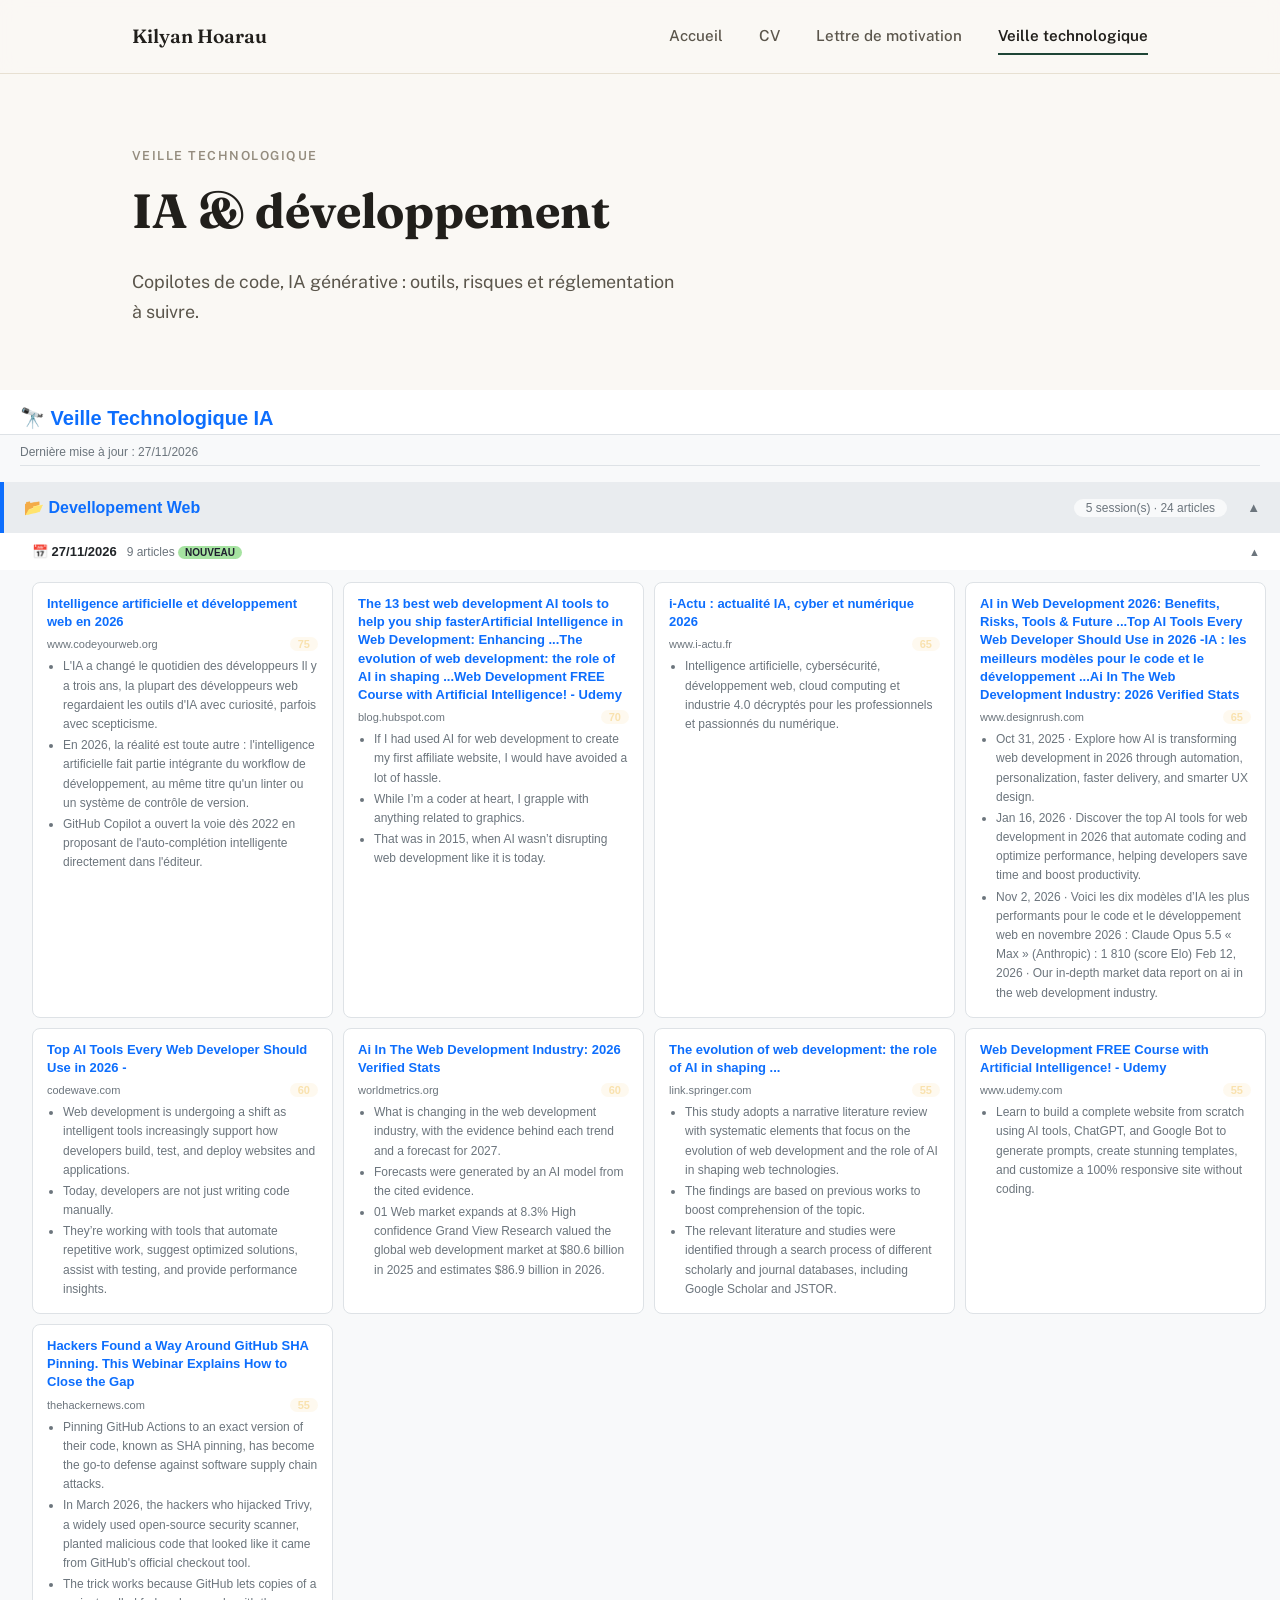
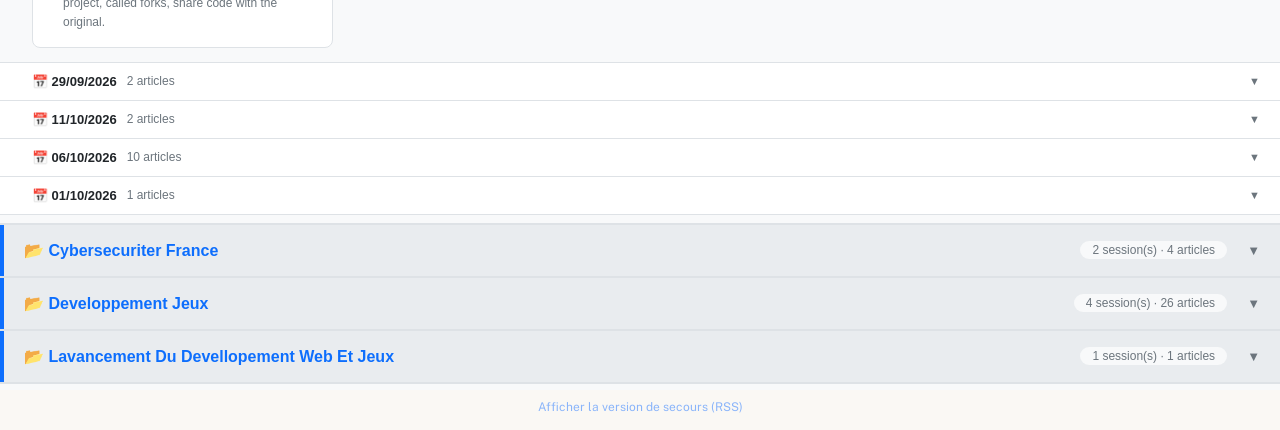
<file: veille.html>
<!DOCTYPE html>
<html lang="fr">
<head>
<meta charset="UTF-8">
<meta name="viewport" content="width=device-width, initial-scale=1.0">
<title>Veille technologique · Kilyan Hoarau</title>
<link rel="stylesheet" href="css/style.css">
</head>
<body>

<header class="site-header">
  <div class="header-inner">
    <a class="logo" href="index.html">Kilyan Hoarau</a>
    <nav class="nav" id="siteNav">
      <a href="index.html">Accueil</a>
      <a href="cv.html">CV</a>
      <a href="lettre.html">Lettre de motivation</a>
      <a href="veille.html" class="active">Veille technologique</a>
    </nav>
    <button class="nav-toggle" id="navToggle" aria-label="Ouvrir le menu" aria-expanded="false">☰</button>
  </div>
</header>

<div class="page-head wide">
  <p class="kicker">Veille technologique</p>
  <h1>IA &amp; développement</h1>
  <p class="lede">Copilotes de code, IA générative : outils, risques et réglementation à suivre.</p>
</div>

<!-- Conteneur du widget : c'est lui qui manquait, d'où l'erreur "Cannot set properties of null" -->
<div id="veille-ia-widget" style="min-height:200px;"></div>
<p style="text-align:center;font-size:12px;margin-top:8px;">
  <a href="#" id="veille-secours-lien" style="color:#89b4fa;">Afficher la version de secours (RSS)</a>
</p>

<!-- ===== Script de la veille ===== -->
<script>
(function () {
  var VEILLE_URL = "https://hoaraukilyanbts18.github.io/kilyanportfolio/docs/veille-ia.html";
  var GH_OWNER   = "hoaraukilyanbts18";
  var GH_REPO    = "kilyanportfolio";
  var RSS_PATH   = "rss";

  var box = document.getElementById("veille-ia-widget");
  if (!box) return; // sécurité supplémentaire si l'id venait à changer

  function afficherRSS(motif) {
    box.innerHTML = '<div style="padding:16px;font-family:sans-serif;font-size:12px;color:#f9e2af;">⚠️ ' + motif + ' — chargement du flux RSS de secours…</div>';
    fetch("https://api.github.com/repos/" + GH_OWNER + "/" + GH_REPO + "/contents/" + RSS_PATH)
      .then(function (r) { return r.json(); })
      .then(function (fichiers) {
        if (!Array.isArray(fichiers) || !fichiers.length) throw new Error("no-rss");
        fichiers.sort(function (a, b) { return b.name.localeCompare(a.name); });
        return fetch(fichiers[0].download_url);
      })
      .then(function (r) { return r.text(); })
      .then(function (xmlTexte) {
        var xml   = new DOMParser().parseFromString(xmlTexte, "text/xml");
        var items = xml.querySelectorAll("item");
        var html  = '<div style="padding:16px;font-family:sans-serif;">' +
                    '<div style="font-size:11px;color:#f9e2af;margin-bottom:12px;">⚠️ Site principal indisponible — dernière veille connue (RSS)</div>';
        items.forEach(function (item) {
          var t = item.querySelector("title");
          var l = item.querySelector("link");
          html += '<div style="margin-bottom:8px;padding:8px 10px;border-left:2px solid #45475a;">' +
                  '<a href="' + (l ? l.textContent : "#") + '" target="_blank" style="color:#89b4fa;font-size:13px;text-decoration:none;">' +
                  (t ? t.textContent : "Sans titre") + '</a></div>';
        });
        html += '</div>';
        box.innerHTML = html;
      })
      .catch(function () {
        box.innerHTML = '<div style="padding:16px;color:#f38ba8;font-size:12px;">Veille indisponible pour le moment (site et flux RSS inaccessibles).</div>';
      });
  }

  var iframe = document.createElement("iframe");
  iframe.src = VEILLE_URL + "?v=" + Date.now();
  iframe.style.width = "100%";
  iframe.style.border = "none";
  iframe.style.display = "block";
  iframe.loading = "lazy";
  iframe.title = "Veille technologique";

  iframe.onload = function () {
    try {
      var doc   = iframe.contentDocument;
      var texte = ((doc.body && doc.body.innerText) || "").toLowerCase();
      if (texte.indexOf("404") !== -1 || texte.indexOf("there isn't a github pages site here") !== -1) {
        afficherRSS("Page introuvable (404)");
        return;
      }
      iframe.style.height = doc.body.scrollHeight + "px";
      box.style.border = "none";
    } catch (e) {
      // Domaine différent : impossible de lire le contenu, on garde l'iframe telle quelle
      iframe.style.height = "1600px";
    }
  };
  iframe.onerror = function () { afficherRSS("Page inaccessible"); };

  box.innerHTML = "";
  box.appendChild(iframe);

  var lienSecours = document.getElementById("veille-secours-lien");
  if (lienSecours) {
    lienSecours.onclick = function (e) {
      e.preventDefault();
      afficherRSS("Basculé manuellement");
    };
  }
})();
</script>

</body>
</html>
</file>
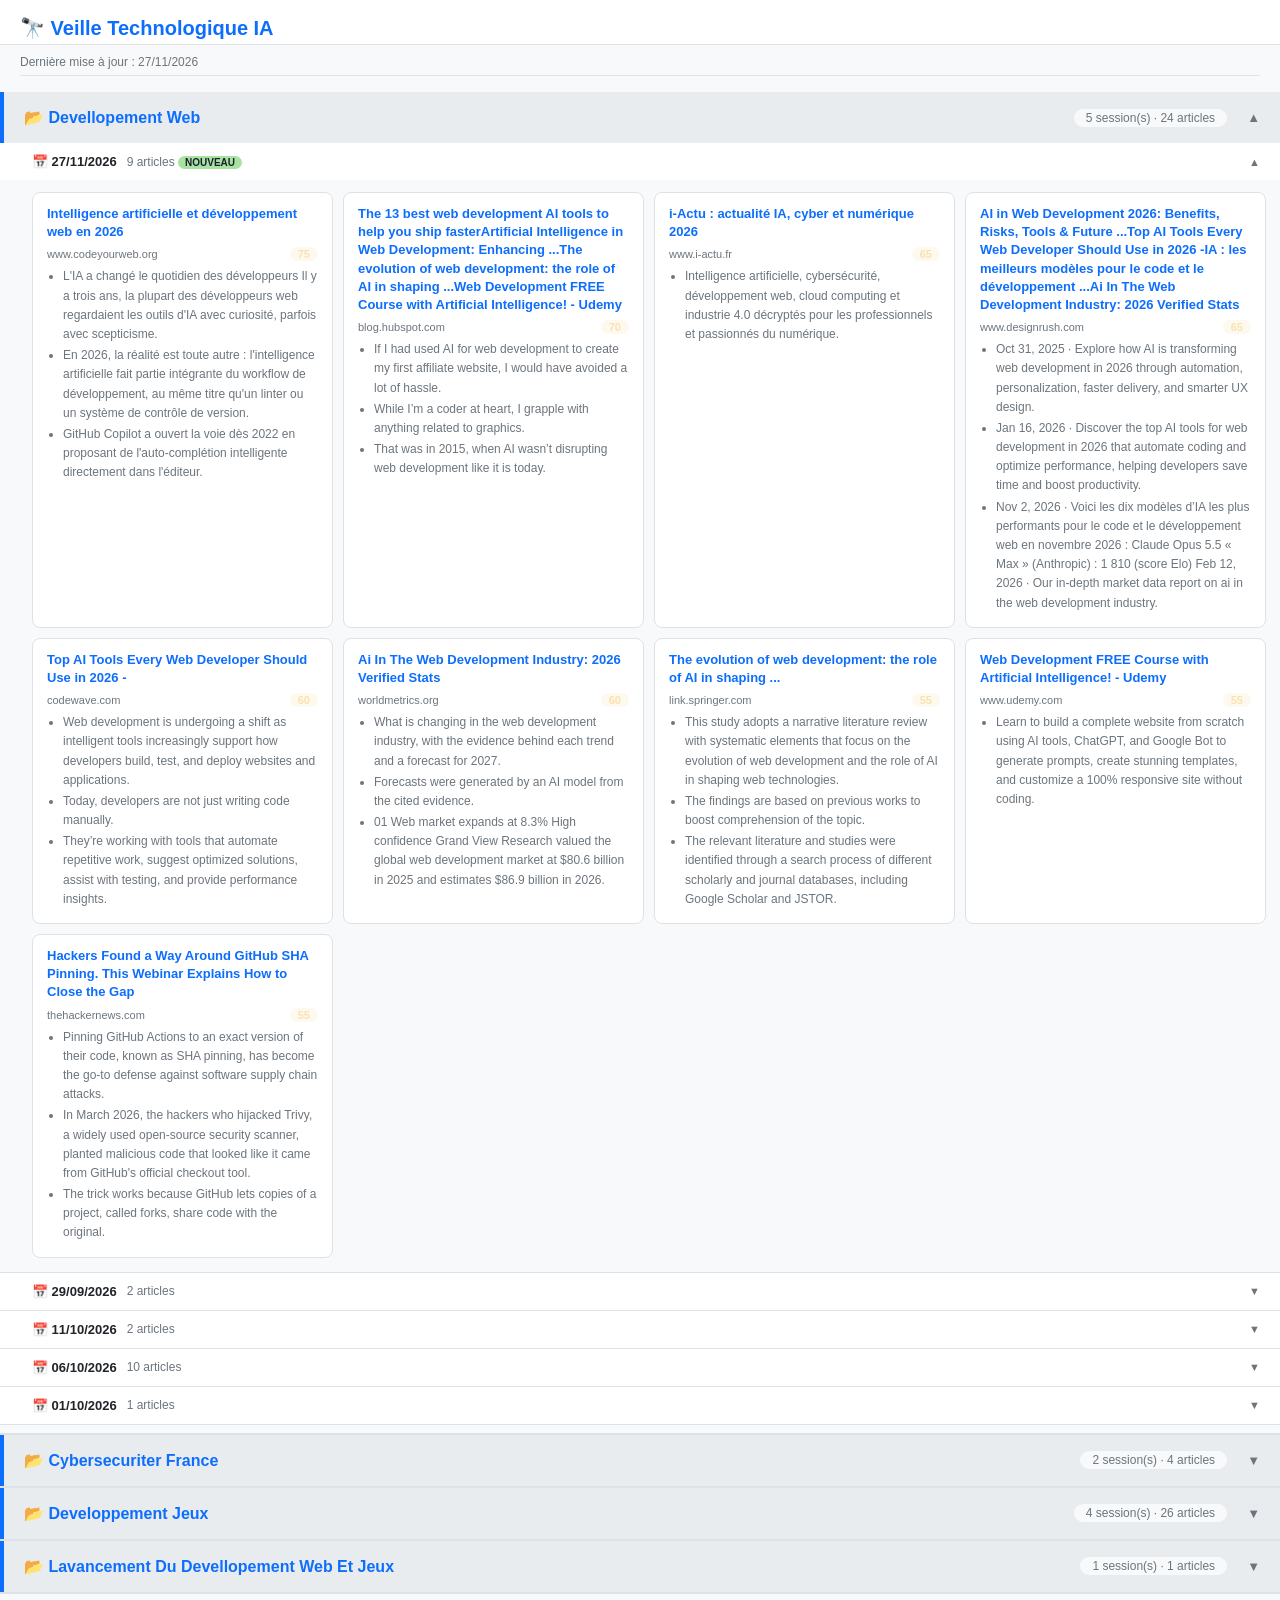
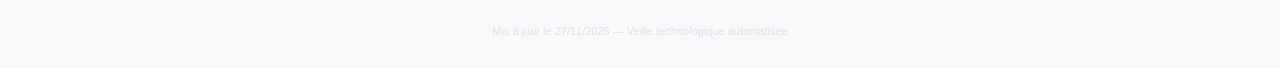
<file: docs/veille-ia.html>
<!DOCTYPE html>
<html lang="fr">
<head>
<meta charset="UTF-8">
<meta name="viewport" content="width=device-width,initial-scale=1.0">
<!-- ts:20261127045256 -->
<meta http-equiv="Cache-Control" content="no-cache,no-store,must-revalidate">
<meta http-equiv="Pragma" content="no-cache">
<meta http-equiv="Expires" content="0">
<title>Veille Technologique IA</title>
<style>
:root{--bg:#f8f9fa;--surf:#ffffff;--ov:#e9ecef;--txt:#212529;--sub:#6c757d;--brd:#dee2e6;--blue:#0d6efd;--grn:#198754;--yel:#e67e00;--red:#dc3545;}
body{font-family:Arial,sans-serif;background:var(--bg);color:var(--txt);margin:0;padding:0;font-size:13px;}

*{box-sizing:border-box}
body{margin:0;padding:0}
.maj-date{color:var(--sub);font-size:12px;margin:10px 20px 0;display:block}
hr{border:none;border-top:1px solid var(--brd);margin:6px 20px 16px}
.sujet-block{border-bottom:2px solid var(--brd)}
.sujet-header{width:100%;display:flex;align-items:center;gap:12px;background:var(--ov);color:var(--txt);border:none;padding:16px 20px;cursor:pointer;text-align:left;transition:background .15s;border-left:4px solid var(--blue);}
.sujet-header:hover{filter:brightness(1.12)}
.sujet-title{font-weight:700;font-size:16px;flex:1;color:var(--blue)}
.sujet-count{font-size:12px;color:var(--sub);background:var(--bg);padding:2px 12px;border-radius:12px}
.sujet-arrow{font-size:13px;color:var(--sub);margin-left:8px}
.sujet-body{padding:0 0 8px 0}
.session-block{border-bottom:1px solid var(--brd)}
.session-header{width:100%;display:flex;align-items:center;gap:10px;background:var(--surf);color:var(--txt);border:none;padding:11px 20px 11px 32px;cursor:pointer;text-align:left;transition:background .15s;}
.session-header:hover{background:var(--ov)}
.session-date{font-weight:600;font-size:13px}
.session-meta{font-size:12px;color:var(--sub);flex:1}
.sess-arrow{font-size:11px;color:var(--sub)}
.badge-new{background:#a6e3a1;color:#1e1e2e;font-size:10px;padding:1px 7px;border-radius:8px;font-weight:700}
.synth-box{margin:14px 14px 10px 32px;padding:14px 16px;background:linear-gradient(135deg,var(--bg),var(--surf));border-left:4px solid var(--yel);border-radius:8px;}
.synth-title{font-size:13px;font-weight:700;color:var(--yel);margin-bottom:10px}
.synth-body{font-size:13px;color:var(--txt)}
.articles-grid{display:grid;grid-template-columns:repeat(auto-fill,minmax(300px,1fr));gap:10px;padding:12px 14px 14px 32px;}
.art-card{background:var(--surf);border:1px solid var(--brd);border-radius:8px;padding:12px 14px;transition:border-color .15s;}
.art-card:hover{border-color:var(--blue)}
.art-title{color:var(--blue);font-size:13px;font-weight:600;text-decoration:none;line-height:1.4;display:block;margin-bottom:6px;}
.art-title:hover{text-decoration:underline}
.art-meta{display:flex;justify-content:space-between;align-items:center;margin-bottom:6px}
.art-dom{font-size:11px;color:var(--sub)}
.art-score{font-size:11px;padding:1px 8px;border-radius:10px;font-weight:700}
.score-hi{background:rgba(166,227,161,.2);color:#a6e3a1}
.score-mid{background:rgba(249,226,175,.2);color:#f9e2af}
.score-lo{background:rgba(243,139,168,.2);color:#f38ba8}
.art-pts{margin:0;padding-left:16px;font-size:12px;color:var(--sub);line-height:1.6}
.art-pts li{margin:2px 0}
.badge-doublon{font-size:10px;background:rgba(249,226,175,.2);color:#f9e2af;border:1px solid #f9e2af;padding:1px 6px;border-radius:6px;margin-left:6px;}

</style>
</head>
<body>
<div style="padding:16px 20px 4px;background:var(--surf);border-bottom:1px solid var(--brd);">
    <h1 style="margin:0;font-size:20px;color:var(--blue);">🔭 Veille Technologique IA</h1>
</div>
<span class='maj-date'>Dernière mise à jour : 27/11/2026</span><hr>
        <div class="sujet-block">
            <button class="sujet-header" onclick="toggleSujet('devellopement-web')">
                <span class="sujet-title">📂 Devellopement Web</span>
                <span class="sujet-count">5 session(s) · 24 articles</span>
                <span id="sujet-arrow-devellopement-web" class="sujet-arrow">▲</span>
            </button>
            <div id="sujet-body-devellopement-web" class="sujet-body" style="display:block">
                
        <div class="session-block">
            <button class="session-header" onclick="toggleSession('sess-devellopement-web-0')">
                <span class="session-date">📅 27/11/2026</span>
                <span class="session-meta">9 articles <span class='badge-new'>NOUVEAU</span></span>
                <span id="arr-sess-devellopement-web-0" class="sess-arrow">▲</span>
            </button>
            <div id="sess-devellopement-web-0" style="display:block"><div class="articles-grid">
                <div class="art-card">
                    <a href="https://www.codeyourweb.org/developpement-informatique/intelligence-artificielle-developpement-web/" target="_blank" class="art-title">Intelligence artificielle et développement web en 2026</a>
                    
                    <div class="art-meta">
                        <span class="art-dom">www.codeyourweb.org</span>
                        <span class="art-score score-mid">75</span>
                    </div>
                    <ul class='art-pts'><li>L'IA a changé le quotidien des développeurs

Il y a trois ans, la plupart des développeurs web regardaient les outils d'IA avec curiosité, parfois avec scepticisme.</li><li>En 2026, la réalité est toute autre : l'intelligence artificielle fait partie intégrante du workflow de développement, au même titre qu'un linter ou un système de contrôle de version.</li><li>GitHub Copilot a ouvert la voie dès 2022 en proposant de l'auto-complétion intelligente directement dans l'éditeur.</li></ul>
                </div>
                <div class="art-card">
                    <a href="https://blog.hubspot.com/website/ai-for-website-development" target="_blank" class="art-title">The 13 best web development AI tools to help you ship fasterArtificial Intelligence in Web Development: Enhancing ...The evolution of web development: the role of AI in shaping ...Web Development FREE Course with Artificial Intelligence! - Udemy</a>
                    
                    <div class="art-meta">
                        <span class="art-dom">blog.hubspot.com</span>
                        <span class="art-score score-mid">70</span>
                    </div>
                    <ul class='art-pts'><li>If I had used AI for web development to create my first affiliate website, I would have avoided a lot of hassle.</li><li>While I’m a coder at heart, I grapple with anything related to graphics.</li><li>That was in 2015, when AI wasn’t disrupting web development like it is today.</li></ul>
                </div>
                <div class="art-card">
                    <a href="https://www.i-actu.fr/" target="_blank" class="art-title">i-Actu : actualité IA, cyber et numérique 2026</a>
                    
                    <div class="art-meta">
                        <span class="art-dom">www.i-actu.fr</span>
                        <span class="art-score score-mid">65</span>
                    </div>
                    <ul class='art-pts'><li>Intelligence artificielle, cybersécurité, développement web, cloud computing et industrie 4.0 décryptés pour les professionnels et passionnés du numérique.</li></ul>
                </div>
                <div class="art-card">
                    <a href="https://www.designrush.com/agency/web-development-companies/trends/ai-and-web-development" target="_blank" class="art-title">AI in Web Development 2026: Benefits, Risks, Tools & Future ...Top AI Tools Every Web Developer Should Use in 2026 -IA : les meilleurs modèles pour le code et le développement ...Ai In The Web Development Industry: 2026 Verified Stats</a>
                    
                    <div class="art-meta">
                        <span class="art-dom">www.designrush.com</span>
                        <span class="art-score score-mid">65</span>
                    </div>
                    <ul class='art-pts'><li>Oct 31, 2025 · Explore how AI is transforming web development in 2026 through automation, personalization, faster delivery, and smarter UX design.</li><li>Jan 16, 2026 · Discover the top AI tools for web development in 2026 that automate coding and optimize performance, helping developers save time and boost productivity.</li><li>Nov 2, 2026 · Voici les dix modèles d’IA les plus performants pour le code et le développement web en novembre 2026 : Claude Opus 5.5 « Max » (Anthropic) : 1 810 (score Elo) Feb 12, 2026 · Our in-depth market data report on ai in the web development industry.</li></ul>
                </div>
                <div class="art-card">
                    <a href="https://codewave.com/insights/ai-tools-web-development/" target="_blank" class="art-title">Top AI Tools Every Web Developer Should Use in 2026 -</a>
                    
                    <div class="art-meta">
                        <span class="art-dom">codewave.com</span>
                        <span class="art-score score-mid">60</span>
                    </div>
                    <ul class='art-pts'><li>Web development is undergoing a shift as intelligent tools increasingly support how developers build, test, and deploy websites and applications.</li><li>Today, developers are not just writing code manually.</li><li>They’re working with tools that automate repetitive work, suggest optimized solutions, assist with testing, and provide performance insights.</li></ul>
                </div>
                <div class="art-card">
                    <a href="https://worldmetrics.org/ai-in-the-web-development-industry-statistics/" target="_blank" class="art-title">Ai In The Web Development Industry: 2026 Verified Stats</a>
                    
                    <div class="art-meta">
                        <span class="art-dom">worldmetrics.org</span>
                        <span class="art-score score-mid">60</span>
                    </div>
                    <ul class='art-pts'><li>What is changing in the web development industry, with the evidence behind each trend and a forecast for 2027.</li><li>Forecasts were generated by an AI model from the cited evidence.</li><li>01 Web market expands at 8.3% High confidence Grand View Research valued the global web development market at $80.6 billion in 2025 and estimates $86.9 billion in 2026.</li></ul>
                </div>
                <div class="art-card">
                    <a href="https://link.springer.com/article/10.1007/s44163-025-00567-4" target="_blank" class="art-title">The evolution of web development: the role of AI in shaping ...</a>
                    
                    <div class="art-meta">
                        <span class="art-dom">link.springer.com</span>
                        <span class="art-score score-mid">55</span>
                    </div>
                    <ul class='art-pts'><li>This study adopts a narrative literature review with systematic elements that focus on the evolution of web development and the role of AI in shaping web technologies.</li><li>The findings are based on previous works to boost comprehension of the topic.</li><li>The relevant literature and studies were identified through a search process of different scholarly and journal databases, including Google Scholar and JSTOR.</li></ul>
                </div>
                <div class="art-card">
                    <a href="https://www.udemy.com/course/web-development-free-course-with-artificial-intelligence/" target="_blank" class="art-title">Web Development FREE Course with Artificial Intelligence! - Udemy</a>
                    
                    <div class="art-meta">
                        <span class="art-dom">www.udemy.com</span>
                        <span class="art-score score-mid">55</span>
                    </div>
                    <ul class='art-pts'><li>Learn to build a complete website from scratch using AI tools, ChatGPT, and Google Bot to generate prompts, create stunning templates, and customize a 100% responsive site without coding.</li></ul>
                </div>
                <div class="art-card">
                    <a href="https://thehackernews.com/2026/11/hackers-found-way-around-github-sha.html" target="_blank" class="art-title">Hackers Found a Way Around GitHub SHA Pinning. This Webinar Explains How to Close the Gap</a>
                    
                    <div class="art-meta">
                        <span class="art-dom">thehackernews.com</span>
                        <span class="art-score score-mid">55</span>
                    </div>
                    <ul class='art-pts'><li>Pinning GitHub Actions to an exact version of their code, known as SHA pinning, has become the go-to defense against software supply chain attacks.</li><li>In March 2026, the hackers who hijacked Trivy, a widely used open-source security scanner, planted malicious code that looked like it came from GitHub's official checkout tool.</li><li>The trick works because GitHub lets copies of a project, called forks, share code with the original.</li></ul>
                </div></div></div></div>
        <div class="session-block">
            <button class="session-header" onclick="toggleSession('sess-devellopement-web-1')">
                <span class="session-date">📅 29/09/2026</span>
                <span class="session-meta">2 articles </span>
                <span id="arr-sess-devellopement-web-1" class="sess-arrow">▼</span>
            </button>
            <div id="sess-devellopement-web-1" style="display:none"><div class="articles-grid">
                <div class="art-card">
                    <a href="https://thehackernews.com/2026/09/webinar-how-to-govern-ai-agents-reduce.html" target="_blank" class="art-title">Webinar: How to Govern AI Agents, Reduce Excessive Access, and Control Shadow AI</a>
                    
                    <div class="art-meta">
                        <span class="art-dom">thehackernews.com</span>
                        <span class="art-score score-mid">55</span>
                    </div>
                    <ul class='art-pts'><li>AI agents are moving into production faster than security teams can govern them.</li><li>They are connecting to apps, handling data, calling APIs, and acting across business systems—often without the same controls applied to human users.</li><li>According to Okta’s Global CISO Insights 2026 report, only 47% of CISOs are confident they can identify every AI agent in their environment.</li></ul>
                </div>
                <div class="art-card">
                    <a href="https://thehackernews.com/2026/09/attackers-bypass-wafs-to-exploit-oracle.html" target="_blank" class="art-title">Attackers Bypass WAFs to Exploit Oracle PeopleSoft Flaw and Deploy Web Shells</a>
                    
                    <div class="art-meta">
                        <span class="art-dom">thehackernews.com</span>
                        <span class="art-score score-mid">55</span>
                    </div>
                    <ul class='art-pts'><li>Google is warning of renewed mass exploitation of a known security vulnerability in Oracle PeopleSoft as part of a campaign targeting multiple sectors globally.</li><li>The ShinyHunters-linked activity involves the weaponization of CVE-2026-35273 (CVSS score: 9.8), a critical security flaw that could result in unauthenticated remote code execution.</li><li>The vulnerability was first exploited as a zero-day in attacks against academic institutions to conduct reconnaissance, deploy remote access software like MeshCentral agent for persistence, move laterally over SSH, run a shell script to connect via SSH to other internal PeopleSoft machines using known username/password combinations, and steal data.</li></ul>
                </div></div></div></div>
        <div class="session-block">
            <button class="session-header" onclick="toggleSession('sess-devellopement-web-2')">
                <span class="session-date">📅 11/10/2026</span>
                <span class="session-meta">2 articles </span>
                <span id="arr-sess-devellopement-web-2" class="sess-arrow">▼</span>
            </button>
            <div id="sess-devellopement-web-2" style="display:none"><div class="articles-grid">
                <div class="art-card">
                    <a href="https://techcrunch.com/2026/10/08/pretend-youre-sitting-at-elizabeth-holmes-desk-on-this-weirdly-detailed-website/" target="_blank" class="art-title">Pretend you’re sitting at Elizabeth Holmes’ desk on this weirdly detailed website</a>
                    
                    <div class="art-meta">
                        <span class="art-dom">techcrunch.com</span>
                        <span class="art-score score-mid">60</span>
                    </div>
                    <ul class='art-pts'><li>With over a thousand emails, slides, texts, and documents unveiled during the United States v.</li><li>Elizabeth Holmes trial, Extend engineer Bo Lau created a website that simulates what it might have been like to be the chief executive of Theranos before everything came crashing down.</li><li>(Every day, I am grateful to the American legal system for making the discovery process public.)

i built a website where you can sit at elizabeth holmes’ desk



open her macbook, scroll her iphone, run the theranos edison machine



her texts, emails, slides, documents, and theranos machine records are real, sourced from exhibits in the united states v.</li></ul>
                </div>
                <div class="art-card">
                    <a href="https://thehackernews.com/2026/10/japan-sees-sharp-rise-in-web-data-leaks.html" target="_blank" class="art-title">Japan Sees Sharp Rise in Web Data Leaks Amid Mobile API Abuse and Metabase Attacks</a>
                    
                    <div class="art-meta">
                        <span class="art-dom">thehackernews.com</span>
                        <span class="art-score score-mid">55</span>
                    </div>
                    <ul class='art-pts'><li>Attackers behind a string of personal data leaks at Japanese organizations have abused APIs for mobile apps and targeted known software flaws, the JPCERT Coordination Center (JPCERT/CC) said.</li><li>The Tokyo-based center, which takes incident reports, based its October 8, 2026 alert on those reports and other information.</li><li>The alert names no attacker and no affected organization.</li></ul>
                </div></div></div></div>
        <div class="session-block">
            <button class="session-header" onclick="toggleSession('sess-devellopement-web-3')">
                <span class="session-date">📅 06/10/2026</span>
                <span class="session-meta">10 articles </span>
                <span id="arr-sess-devellopement-web-3" class="sess-arrow">▼</span>
            </button>
            <div id="sess-devellopement-web-3" style="display:none"><div class="articles-grid">
                <div class="art-card">
                    <a href="https://techfutur.fr/developpeur.html" target="_blank" class="art-title">IA et reconversion vers le développement web en 2026</a>
                    
                    <div class="art-meta">
                        <span class="art-dom">techfutur.fr</span>
                        <span class="art-score score-hi">80</span>
                    </div>
                    <ul class='art-pts'><li>IA et Reconversion Professionnelle : Maîtriser le Développement Web à l'ère de l'intelligence artificielle Le monde du développement web et des applications connaît une transformation sans précédent.</li><li>Entre l’émergence de l’intelligence artificielle, les nouvelles compétences requises et les opportunités de reconversion massives, le secteur numérique offre des perspectives exceptionnelles pour ceux qui osent franchir le pas.</li><li>Et surtout, comment réussir sa reconversion dans ce contexte mouvant ?</li></ul>
                </div>
                <div class="art-card">
                    <a href="https://codeyourweb.org/developpement-informatique/intelligence-artificielle-developpement-web/" target="_blank" class="art-title">Intelligence artificielle et développement web : guide ...</a>
                    
                    <div class="art-meta">
                        <span class="art-dom">codeyourweb.org</span>
                        <span class="art-score score-mid">75</span>
                    </div>
                    <ul class='art-pts'><li>L'IA a changé le quotidien des développeurs

Il y a trois ans, la plupart des développeurs web regardaient les outils d'IA avec curiosité, parfois avec scepticisme.</li><li>En 2026, la réalité est toute autre : l'intelligence artificielle fait partie intégrante du workflow de développement, au même titre qu'un linter ou un système de contrôle de version.</li><li>GitHub Copilot a ouvert la voie dès 2022 en proposant de l'auto-complétion intelligente directement dans l'éditeur.</li></ul>
                </div>
                <div class="art-card">
                    <a href="https://webnyxt.com/ia-developpement-web-2026/" target="_blank" class="art-title">L’IA en 2026 : comment elle redéfinit le développement web</a>
                    
                    <div class="art-meta">
                        <span class="art-dom">webnyxt.com</span>
                        <span class="art-score score-mid">65</span>
                    </div>
                    <ul class='art-pts'><li>L’IA en 2026 : comment elle redéfinit le développement web

Temps de lecture : 17 min

Points clés à retenir L'IA en 2026 évolue des simples assistants vers des flux de travail complexes gérés par des agents autonomes.</li><li>TypeScript s'impose comme le langage dominant pour limiter les hallucinations de l'IA grâce au typage statique strict.</li><li>L'accumulation rapide de code généré sans contrôle humain crée une dette technique et des risques de sécurité majeurs.</li></ul>
                </div>
                <div class="art-card">
                    <a href="https://aivensoft.com/fr/blog/ia-developpement-web-2026" target="_blank" class="art-title">Comment l'IA transforme le développement web en 2026</a>
                    
                    <div class="art-meta">
                        <span class="art-dom">aivensoft.com</span>
                        <span class="art-score score-mid">65</span>
                    </div>
                    <ul class='art-pts'><li>L'IA au cœur du développement web moderne : une révolution silencieuse

L'année 2026 marque un tournant décisif dans la manière dont les développeurs web conçoivent et livrent leurs projets.</li><li>L'intelligence artificielle n'est plus un simple mot à la mode : elle est devenue un outil incontournable qui transforme chaque étape du cycle de développement.</li><li>Selon le rapport Gartner de janvier 2026, 78 % des équipes de développement dans le monde utilisent désormais au moins un outil d'IA dans leur flux de travail quotidien, contre seulement 35 % en 2024.</li></ul>
                </div>
                <div class="art-card">
                    <a href="https://www.the-intelligence-academy.com/blog/developpement-web-et-ia-guide" target="_blank" class="art-title">Développement web et IA : le guide complet 2026 | Blog ...</a>
                    
                    <div class="art-meta">
                        <span class="art-dom">www.the-intelligence-academy.com</span>
                        <span class="art-score score-mid">60</span>
                    </div>
                    <ul class='art-pts'><li>En 2026, chaque étape du cycle de création d'un site ou d'une application — du design initial au déploiement en production — peut être accélérée, automatisée ou repensée grâce à l'intelligence artificielle.</li><li>Mais entre les promesses marketing et la réalité du terrain, l'écart est souvent brutal.</li><li>Certains développeurs utilisent l'IA pour coder 3 fois plus vite.</li></ul>
                </div>
                <div class="art-card">
                    <a href="https://pixelparis.com/blog/ia-developpement-web-2026/" target="_blank" class="art-title">IA et Développement Web en 2026 : Ce qui Change Vraiment</a>
                    
                    <div class="art-meta">
                        <span class="art-dom">pixelparis.com</span>
                        <span class="art-score score-mid">60</span>
                    </div>
                    <ul class='art-pts'><li>En 2026, l'intelligence artificielle n'est plus une promesse futuriste dans le développement web : c'est une réalité quotidienne qui transforme notre façon de concevoir, développer et maintenir des sites et applications.</li><li>Mais entre le battage médiatique et la réalité du terrain, qu'est-ce qui a vraiment changé ?</li><li>Et surtout, qu'est-ce que cela signifie concrètement pour votre projet web ?</li></ul>
                </div>
                <div class="art-card">
                    <a href="https://www.inmotionhosting.com/blog/fr/ai-web-development/" target="_blank" class="art-title">Développement web et IA : ce qu'il faut savoir en 2026 ...</a>
                    
                    <div class="art-meta">
                        <span class="art-dom">www.inmotionhosting.com</span>
                        <span class="art-score score-mid">60</span>
                    </div>
                    <ul class='art-pts'><li>Générer un résumé par IA

En 2026, le développement web basé sur l'IA change complètement la façon dont les sites web sont créés, testés et optimisés.</li><li>De la génération de code et des tests automatisés à la personnalisation de l'expérience utilisateur et à la sécurité, les outils d'IA aident les équipes à aller plus vite tout en gardant leur évolutivité et leurs performances.</li><li>Le truc, c'est de trouver le bon équilibre : utiliser l'IA pour automatiser les tâches répétitives tout en gardant une supervision humaine pour la créativité, l'image de marque et la conformité.</li></ul>
                </div>
                <div class="art-card">
                    <a href="https://unicornplatform.com/blog/artificial-intelligence-web-development/" target="_blank" class="art-title">Artificial Intelligence in Web Development: Tools, Use Cases ...</a>
                    
                    <div class="art-meta">
                        <span class="art-dom">unicornplatform.com</span>
                        <span class="art-score score-mid">60</span>
                    </div>
                    <ul class='art-pts'><li>Table of Contents

Artificial intelligence in web development usually means using AI tools to speed up planning, design, coding, testing, content, and support work.</li><li>That distinction matters because this topic is often explained too vaguely.</li><li>AI can help teams move faster, generate first drafts, reduce repetitive work, and uncover problems earlier.</li></ul>
                </div>
                <div class="art-card">
                    <a href="https://indatalabs.com/blog/ai-in-web-development" target="_blank" class="art-title">Artificial Intelligence (AI) in Web Development - InData Labs</a>
                    
                    <div class="art-meta">
                        <span class="art-dom">indatalabs.com</span>
                        <span class="art-score score-mid">60</span>
                    </div>
                    <ul class='art-pts'><li>The world of web development has changed dramatically since AI tools first entered the scene.</li><li>AI in web development is no longer a future trend — it is the present reality reshaping every stage of the development lifecycle, from design and coding to testing, deployment, and personalisation.</li><li>What began as a novelty has evolved into a full-scale transformation of how modern websites and web applications are built.</li></ul>
                </div>
                <div class="art-card">
                    <a href="https://www.geeksforgeeks.org/artificial-intelligence/ai-in-web-development/" target="_blank" class="art-title">AI in Web Development - GeeksforGeeks</a>
                    
                    <div class="art-meta">
                        <span class="art-dom">www.geeksforgeeks.org</span>
                        <span class="art-score score-mid">50</span>
                    </div>
                    <ul class='art-pts'><li>The web development landscape is undergoing a seismic shift driven by the transformative power of Artificial Intelligence (AI).</li><li>No longer relegated to science fiction, AI is becoming an indispensable tool, streamlining processes, enhancing user experiences, and pushing the boundaries of what's possible.</li><li>This comprehensive analysis delves into the multifaceted ways AI is revolutionizing web development, exploring its applications, benefits, and the exciting future it holds.</li></ul>
                </div></div></div></div>
        <div class="session-block">
            <button class="session-header" onclick="toggleSession('sess-devellopement-web-4')">
                <span class="session-date">📅 01/10/2026</span>
                <span class="session-meta">1 articles </span>
                <span id="arr-sess-devellopement-web-4" class="sess-arrow">▼</span>
            </button>
            <div id="sess-devellopement-web-4" style="display:none"><div class="articles-grid">
                <div class="art-card">
                    <a href="https://thehackernews.com/2026/09/attackers-exploit-zimbra-flaw-to-deploy.html" target="_blank" class="art-title">Attackers Exploit Zimbra Flaw to Deploy Web Shells and Harvest Authentication Secrets</a>
                    
                    <div class="art-meta">
                        <span class="art-dom">thehackernews.com</span>
                        <span class="art-score score-mid">65</span>
                    </div>
                    <ul class='art-pts'><li>Threat actors have weaponized a now-patched security flaw in Zimbra Collaboration Suite (ZCS) to deploy web shells and access mailbox data, according to findings from the Microsoft Security Research team.</li><li>The attack exploits CVE-2026-73570 (CVSS score: 8.9), an unauthenticated operating system command injection flaw that can lead to remote code execution when Simple Network Management Protocol (SNMP) notifications are enabled and the optional zimbra-snmp package is installed.</li><li>Exploitation of CVE-2026-73570 can be triggered by a specially crafted SMTP request (i.e., email against exposed Zimbra servers without requiring authentication or user interaction.</li></ul>
                </div></div></div></div>
            </div>
        </div>
        <div class="sujet-block">
            <button class="sujet-header" onclick="toggleSujet('cybersecuriter-france')">
                <span class="sujet-title">📂 Cybersecuriter France</span>
                <span class="sujet-count">2 session(s) · 4 articles</span>
                <span id="sujet-arrow-cybersecuriter-france" class="sujet-arrow">▼</span>
            </button>
            <div id="sujet-body-cybersecuriter-france" class="sujet-body" style="display:none">
                
        <div class="session-block">
            <button class="session-header" onclick="toggleSession('sess-cybersecuriter-france-0')">
                <span class="session-date">📅 29/09/2026</span>
                <span class="session-meta">2 articles <span class='badge-new'>NOUVEAU</span></span>
                <span id="arr-sess-cybersecuriter-france-0" class="sess-arrow">▲</span>
            </button>
            <div id="sess-cybersecuriter-france-0" style="display:block"><div class="articles-grid">
                <div class="art-card">
                    <a href="https://www.riskintel.fr/articles/ia-et-cybersecurite-en-2026-attaques-plus-rapides-defenses-augmentees-ce-qui-change-vraiment" target="_blank" class="art-title">IA et cybersécurité en 2026 : attaques plus rapides, défenses ...</a>
                    
                    <div class="art-meta">
                        <span class="art-dom">www.riskintel.fr</span>
                        <span class="art-score score-mid">75</span>
                    </div>
                    <ul class='art-pts'><li>L'intelligence artificielle transforme déjà profondément la cybersécurité.</li><li>Mais selon les experts, nous sommes seulement au début d'un changement beaucoup plus radical : automatisation des attaques, agents IA offensifs, défense augmentée, nouvelles vulnérabilités… le secteur entre dans une nouvelle ère.</li><li>Dans cette émission consacrée à l'IA appliquée à la cybersécurité, Éric Antibi, directeur technique France chez Palo Alto Networks, revient sur les mutations en cours et explique pourquoi les entreprises doivent désormais penser leur cyberdéfense différemment.</li></ul>
                </div>
                <div class="art-card">
                    <a href="https://tech-insider.org/fr/plan-cybersecurite-ia-ue-2026/" target="_blank" class="art-title">Plan Cybersécurité-IA UE 2026 : 80 % de Phishing par IA</a>
                    
                    <div class="art-meta">
                        <span class="art-dom">tech-insider.org</span>
                        <span class="art-score score-mid">55</span>
                    </div>
                    <ul class='art-pts'><li>Jul 31, 2026 · La Commission européenne publie son plan d'action cybersécurité-IA le 7 juillet 2026.</li><li>ANSSI, ENISA, NIS2 : ce qui change pour la France et l'Europe.</li></ul>
                </div></div></div></div>
        <div class="session-block">
            <button class="session-header" onclick="toggleSession('sess-cybersecuriter-france-1')">
                <span class="session-date">📅 06/10/2026</span>
                <span class="session-meta">2 articles </span>
                <span id="arr-sess-cybersecuriter-france-1" class="sess-arrow">▼</span>
            </button>
            <div id="sess-cybersecuriter-france-1" style="display:none"><div class="articles-grid">
                <div class="art-card">
                    <a href="https://cybersecurityai.fr/blog/ia-en-cybersecurite-guide-debutant-france-2026" target="_blank" class="art-title">IA cybersécurité France débutant 2026 | Cybersecurityai</a>
                    
                    <div class="art-meta">
                        <span class="art-dom">cybersecurityai.fr</span>
                        <span class="art-score score-hi">105</span>
                    </div>
                    <ul class='art-pts'><li>Découvrez comment l'IA transforme la cybersécurité en France.</li><li>Ce guide débutant 2026 explique les bases, outils et bonnes pratiques pour sécuriser vos données avec l'intelligence artificielle.</li><li>L’intelligence artificielle transforme en profondeur la cybersécurité, et la France n’est pas en reste.</li></ul>
                </div>
                <div class="art-card">
                    <a href="https://www.france24.com/fr/tag/cybersécurité/" target="_blank" class="art-title">Cybersécurité : info, vidéos, reportages et analyses - France 24</a>
                    
                    <div class="art-meta">
                        <span class="art-dom">www.france24.com</span>
                        <span class="art-score score-hi">80</span>
                    </div>
                    <ul class='art-pts'><li>Aug 19, 2026 · Retrouvez toute l'actualité internationale et les décryptages Cybersécurité à lire et à revoir en replay sur France 24</li></ul>
                </div></div></div></div>
            </div>
        </div>
        <div class="sujet-block">
            <button class="sujet-header" onclick="toggleSujet('developpement-jeux')">
                <span class="sujet-title">📂 Developpement Jeux</span>
                <span class="sujet-count">4 session(s) · 26 articles</span>
                <span id="sujet-arrow-developpement-jeux" class="sujet-arrow">▼</span>
            </button>
            <div id="sujet-body-developpement-jeux" class="sujet-body" style="display:none">
                
        <div class="session-block">
            <button class="session-header" onclick="toggleSession('sess-developpement-jeux-0')">
                <span class="session-date">📅 27/11/2026</span>
                <span class="session-meta">7 articles <span class='badge-new'>NOUVEAU</span></span>
                <span id="arr-sess-developpement-jeux-0" class="sess-arrow">▲</span>
            </button>
            <div id="sess-developpement-jeux-0" style="display:block"><div class="articles-grid">
                <div class="art-card">
                    <a href="https://www.geekradin.fr/ia-jeux-video/" target="_blank" class="art-title">IA jeux vidéo : usages, exemples et limites en 2026</a>
                    
                    <div class="art-meta">
                        <span class="art-dom">www.geekradin.fr</span>
                        <span class="art-score score-hi">105</span>
                    </div>
                    <ul class='art-pts'><li>L’intelligence artificielle n’a pas attendu ChatGPT pour entrer dans les jeux vidéo.</li><li>Bien avant l’arrivée de l’IA générative, les développeurs utilisaient déjà des algorithmes pour faire patrouiller des ennemis, calculer le meilleur chemin jusqu’au joueur, adapter une difficulté ou décider comment un personnage devait réagir.</li><li>Aux systèmes traditionnels viennent désormais s’ajouter des modèles capables de générer du dialogue, d’animer un visage, de produire des éléments graphiques, d’aider à tester un niveau ou même d’apprendre certaines règles d’un univers virtuel.</li></ul>
                </div>
                <div class="art-card">
                    <a href="https://www.antier.com/fr/blogue/Comment-le-développement-de-jeux-IA-transforme-les-jeux-modernes-:-un-guide-complet/" target="_blank" class="art-title">L'IA dans les jeux vidéo : un guide complet du développement ...</a>
                    
                    <div class="art-meta">
                        <span class="art-dom">www.antier.com</span>
                        <span class="art-score score-hi">95</span>
                    </div>
                    <ul class='art-pts'><li>✨ Résumé de l'IA L'IA révolutionne l'industrie du jeu vidéo, améliorant l'expérience de jeu grâce à des PNJ intelligents, des environnements adaptatifs et des tests automatisés.</li><li>Les studios tirent parti de l'IA pour accélérer la production, améliorer la qualité du gameplay et créer des interactions dynamiques entre les joueurs.</li><li>Cette évolution a engendré une demande d'expertise spécialisée dans le développement de jeux d'IA.</li></ul>
                </div>
                <div class="art-card">
                    <a href="https://iaexpertos.net/fr/blog/lia-dans-le-developpement-de-jeux-video-comment-lintelligence-artificielle-redefinit-lindustrie-fr" target="_blank" class="art-title">L'IA dans le développement de jeux vidéo : Comment l ...</a>
                    
                    <div class="art-meta">
                        <span class="art-dom">iaexpertos.net</span>
                        <span class="art-score score-hi">85</span>
                    </div>
                    <ul class='art-pts'><li>Résumé Exécutif

L'intelligence artificielle (IA) a cessé d'être une promesse futuriste pour devenir une réalité opérationnelle et transformatrice dans l'industrie du développement de jeux vidéo.</li><li>Les données sont claires et ne laissent aucune place au doute : une enquête récente de Google Cloud a révélé qu'un étonnant 90 % des développeurs intègrent déjà l'IA dans leur travail quotidien.</li><li>Cette adoption massive se reflète également sur les plateformes de distribution, Steam ayant signalé que 7 818 titres ont divulgué l'utilisation de l'IA rien qu'en 2025, ce qui représente une augmentation de 681 % par rapport à l'année précédente.</li></ul>
                </div>
                <div class="art-card">
                    <a href="https://papogames.com/fr/blog/how-ai-is-changing-video-games" target="_blank" class="art-title">IA et jeux vidéo en 2026 (Québec et Canada) | PapoGames</a>
                    
                    <div class="art-meta">
                        <span class="art-dom">papogames.com</span>
                        <span class="art-score score-mid">75</span>
                    </div>
                    <ul class='art-pts'><li>6 days ago · Joueurs et créateurs du Québec et du Canada : 10 façons dont l’intelligence artificielle change les jeux vidéo, des PNJ aux graphismes et au développement.</li></ul>
                </div>
                <div class="art-card">
                    <a href="https://zekaiwork.com/fr/comment-lia-transforme-le-jeu-et-le-developpement-de-jeux-en-2026/" target="_blank" class="art-title">L'IA révolutionne le jeu et son développement en 2026</a>
                    
                    <div class="art-meta">
                        <span class="art-dom">zekaiwork.com</span>
                        <span class="art-score score-mid">70</span>
                    </div>
                    <ul class='art-pts'><li>Le changement dans le jeu et le développement de jeux est structurel, pas cosmétique.</li><li>Après avoir appliqué des contrôles de vivacité rigoureux, des exigences professionnelles et des critères natifs d’intelligence artificielle, exactement 66 outils ont franchi le seuil de validation pour l’annuaire 2026.</li><li>L’ajout d’entreprises en difficulté, de dépôts obsolètes ou de chatbots génériques grand public a été strictement évité afin de garantir une utilité absolue aux professionnels du développement de jeux.</li></ul>
                </div>
                <div class="art-card">
                    <a href="https://zekaiwork.com/fr/les-meilleurs-outils-dia-pour-le-jeu-video-et-le-developpement-de-jeux-en-2026/" target="_blank" class="art-title">Meilleurs outils IA jeu vidéo & développement 2026</a>
                    
                    <div class="art-meta">
                        <span class="art-dom">zekaiwork.com</span>
                        <span class="art-score score-mid">70</span>
                    </div>
                    <ul class='art-pts'><li>L’IA est passée de la nouveauté à la nécessité dans le secteur du jeu vidéo et du développement de jeux.</li><li>L’écosystème de développement de jeux basé sur l’intelligence artificielle en 2026 : Consolidation, intégration et pipelines prêts pour la production

Le paysage du développement de jeux a connu un changement architectural sismique entre 2024 et 2026.</li><li>Ce qui était autrefois un écosystème fragmenté d’outils d’intelligence artificielle générative expérimentaux s’est transformé en un pipeline consolidé, prêt pour la production.</li></ul>
                </div>
                <div class="art-card">
                    <a href="https://fr.wikipedia.org/wiki/Intelligence_artificielle_dans_le_jeu_vidéo" target="_blank" class="art-title">Intelligence artificielle dans le jeu vidéo — Wikipédia</a>
                    
                    <div class="art-meta">
                        <span class="art-dom">fr.wikipedia.org</span>
                        <span class="art-score score-mid">55</span>
                    </div>
                    <ul class='art-pts'><li>Jeux de tir à la première personne [ modifier | modifier le code ]

En 2018, une équipe de chercheurs de Google DeepMind affirme sur son blog[5] avoir conçu un programme d'intelligence artificielle capable de battre les champions humains du jeu vidéo de tir à la première personne Quake III, en utilisant les bots (les robots) intégrés au jeu[6].</li><li>Le mode choisit était le CTF (Capture the flag, « capture du drapeau » en français) : dans ce mode, le but du jeu est de récupérer le drapeau de la base ennemie pour le ramener dans sa propre base, tout en défendant son propre drapeau des assauts ennemis[7].</li><li>À chaque nouvelle partie, une nouvelle map (zone de jeu)[a] était générée automatiquement (de manière procédurale)[5], permettant de compliquer la tâche aux bots.</li></ul>
                </div></div></div></div>
        <div class="session-block">
            <button class="session-header" onclick="toggleSession('sess-developpement-jeux-1')">
                <span class="session-date">📅 11/10/2026</span>
                <span class="session-meta">5 articles </span>
                <span id="arr-sess-developpement-jeux-1" class="sess-arrow">▼</span>
            </button>
            <div id="sess-developpement-jeux-1" style="display:none"><div class="articles-grid">
                <div class="art-card">
                    <a href="https://lesnews.ca/tech/jeux-videos/lintelligence-artificielle-dans-le-developpement-de-jeux-entre-passion-des-developpeurs-et-resistance-des-gamers-que-faire/" target="_blank" class="art-title">L'Intelligence Artificielle dans le Développement de Jeux ...</a>
                    
                    <div class="art-meta">
                        <span class="art-dom">lesnews.ca</span>
                        <span class="art-score score-hi">105</span>
                    </div>
                    <ul class='art-pts'><li>Aug 26, 2026 · Tim Sweeney est un homme de convictions.</li><li>Le leader d’Epic Games, développeur de Fortnite, exprime fréquemment ses opinions sur l’industrie du jeu.</li><li>Récemment, il a été interpellé sur le rôle de l’IA dans le développement de jeux, en réponse aux réticences d’une partie des joueurs.</li></ul>
                </div>
                <div class="art-card">
                    <a href="https://www.nexusai-tech.com/fr/ai-insights/how-ai-is-changing-game-development-in-2026" target="_blank" class="art-title">Comment l'IA transforme le développement de jeux en 2026</a>
                    
                    <div class="art-meta">
                        <span class="art-dom">www.nexusai-tech.com</span>
                        <span class="art-score score-hi">100</span>
                    </div>
                    <ul class='art-pts'><li>Comment l'IA transforme le développement de jeux en 2026

L'IA dépasse la simple génération de concepts pour remodeler le codage, la production 3D, l'animation, la voix, les tests et le comportement des personnages dans les mondes jouables.</li><li>Brief IA L'IA devient une couche de développement tout au long du cycle de production de jeux, assistant dans le prototypage, le code, les mises en page d'interface, les ressources visuelles, l'animation, les dialogues, la localisation, les tests et les opérations en direct.</li><li>L'IA en temps réel crée également des personnages capables d'interpréter l'intention du joueur, de consulter les connaissances du jeu et d'agir de manière contextuelle au lieu de suivre uniquement des arbres de dialogue fixes.</li></ul>
                </div>
                <div class="art-card">
                    <a href="https://aitoolgo.com/learning/detail/exploiter-l-ia-dans-le-développement-de-jeux-outils-techniques-et" target="_blank" class="art-title">Exploiter l'IA dans le Développement de Jeux : Outils ...</a>
                    
                    <div class="art-meta">
                        <span class="art-dom">aitoolgo.com</span>
                        <span class="art-score score-hi">85</span>
                    </div>
                    <ul class='art-pts'><li>Exploiter l'IA dans le Développement de Jeux : Outils, Techniques et Tendances Futures In-depth discussion Technical but accessible 0 0 21

Cet article explore l'application de l'IA dans le développement de jeux, couvrant le comportement des PNJ, la génération de contenu procédural et la difficulté adaptative.</li><li>Il présente des outils clés comme Unity ML-Agents et les outils d'IA d'Unreal Engine, et inclut des guides pratiques et des études de cas pour aider les développeurs à créer des expériences de jeu immersives.</li><li>L'article aborde également les tendances futures de l'IA dans le secteur du jeu.</li></ul>
                </div>
                <div class="art-card">
                    <a href="https://www.seeles.ai/resources/blogs/fr/games-with-ai-complete-guide-2026" target="_blank" class="art-title">Jeux avec IA : Le Guide Complet (2026) - seeles.ai</a>
                    
                    <div class="art-meta">
                        <span class="art-dom">www.seeles.ai</span>
                        <span class="art-score score-mid">70</span>
                    </div>
                    <ul class='art-pts'><li>L’intelligence artificielle est en train de transformer fondamentalement la façon dont les jeux sont créés, joués et expérimentés.</li><li>En 2026, les jeux avec IA vont de PNJ adaptatifs qui apprennent du comportement des joueurs à des mondes de jeu entièrement générés par l’IA.</li><li>Ce guide explore l’ensemble du paysage de l’IA dans le jeu vidéo — ce qu’elle signifie, comment elle fonctionne, et comment vous pouvez créer vous-même des jeux alimentés par l’IA.</li></ul>
                </div>
                <div class="art-card">
                    <a href="https://www.seeles.ai/resources/blogs/fr/ai-game-maker-2026" target="_blank" class="art-title">Créateur de jeux IA : Comment l'IA crée des jeux en 2026</a>
                    
                    <div class="art-meta">
                        <span class="art-dom">www.seeles.ai</span>
                        <span class="art-score score-mid">60</span>
                    </div>
                    <ul class='art-pts'><li>Un Créateur de jeux IA est une plateforme qui utilise l’intelligence artificielle pour générer des jeux jouables à partir de descriptions en langage naturel.</li><li>Au lieu de coder manuellement des milliers de lignes ou de passer des semaines dans des moteurs de jeu traditionnels, les créateurs IA interprètent les prompts textuels et génèrent automatiquement du code, des éléments et des mécaniques en quelques minutes.</li><li>Chez SEELE, nous avons construit notre plateforme alimentée par l’IA pour supporter la création de jeux 2D et 3D via des interfaces conversationnelles.</li></ul>
                </div></div></div></div>
        <div class="session-block">
            <button class="session-header" onclick="toggleSession('sess-developpement-jeux-2')">
                <span class="session-date">📅 06/10/2026</span>
                <span class="session-meta">5 articles </span>
                <span id="arr-sess-developpement-jeux-2" class="sess-arrow">▼</span>
            </button>
            <div id="sess-developpement-jeux-2" style="display:none"><div class="articles-grid">
                <div class="art-card">
                    <a href="https://www.numerama.com/pop-culture/2346265-lia-arrive-dans-le-developpement-des-jeux-capcom-mais-pas-pour-remplacer-les-developpeurs.html" target="_blank" class="art-title">L’IA arrive dans le développement des jeux Capcom, mais pas ...</a>
                    
                    <div class="art-meta">
                        <span class="art-dom">www.numerama.com</span>
                        <span class="art-score score-hi">130</span>
                    </div>
                    <ul class='art-pts'><li>Nous générons pour vous un résumé de l’article grâce à une IA et nous le vérifions afin de nous assurer qu’il n’y ait aucune erreur, pour garantir l’authenticité de l’info.</li><li>Capcom a annoncé vouloir faire évoluer progressivement son moteur maison pour faciliter le développement de ses prochains jeux, avec plusieurs outils d’intelligence artificielle destinés à automatiser certaines tâches.</li><li>Au mieux de sa forme après avoir enchaîné les succès critiques et commerciaux, Capcom prépare déjà la suite de son RE Engine.</li></ul>
                </div>
                <div class="art-card">
                    <a href="https://www.breakouttools.com/fr/ai-robotics/ai-in-video-game-development-how-artificial-intelligence-is-reshaping-the-industry/" target="_blank" class="art-title">L'IA dans le développement de jeux vidéo : comment l ...</a>
                    
                    <div class="art-meta">
                        <span class="art-dom">www.breakouttools.com</span>
                        <span class="art-score score-hi">90</span>
                    </div>
                    <ul class='art-pts'><li>Une étude de Google Cloud a révélé que 90 % des développeurs intègrent déjà l'IA à leur travail quotidien.</li><li>Sur Steam, 7 818 titres ont déclaré utiliser l'IA pour la seule année 2025, soit une augmentation de 681 % par rapport à l'année précédente.</li><li>L'IA dans le développement de jeux vidéo n'est pas une expérience marginale.</li></ul>
                </div>
                <div class="art-card">
                    <a href="https://kodkodkod.studio/fr/blog/ai-video-game-development-fr" target="_blank" class="art-title">IA pour le Développement de Jeux : Accélérer la Création</a>
                    
                    <div class="art-meta">
                        <span class="art-dom">kodkodkod.studio</span>
                        <span class="art-score score-hi">90</span>
                    </div>
                    <ul class='art-pts'><li>IA pour le Développement de Jeux : Accélérer la Création

L’IA révolutionne le développement de jeux, permettant une création de contenu plus rapide, des tests plus intelligents et des expériences plus immersives.</li><li>L’Évolution du Développement

Développement Traditionnel

Création assets manuelle

Comportements scriptés

Tests manuels

Contenu fixe

Cycles longs

Développement Propulsé par l’IA

Assets générés

Comportements intelligents

Tests automatisés

Contenu dynamique

Itération rapide

Capacités IA Développement

1.</li><li>Génération d’Assets

L’IA permet :

Paramètres design + Guides de style → Génération contenu → Validation qualité → Assets production

2.</li></ul>
                </div>
                <div class="art-card">
                    <a href="https://infomaxparis.com/fr/blog/comment-lintelligence-artificielle-revolutionne-les-jeux-video-n225" target="_blank" class="art-title">Comment l’intelligence artificielle révolutionne les jeux vidéo</a>
                    
                    <div class="art-meta">
                        <span class="art-dom">infomaxparis.com</span>
                        <span class="art-score score-mid">70</span>
                    </div>
                    <ul class='art-pts'><li>La réponse en bref L'IA transforme les jeux vidéo à tous les niveaux : graphismes photoréalistes (DLSS 5 de Nvidia), personnages non-joueurs capables de vraies conversations, mondes générés procéduralement, développement accéléré par des outils comme Muse de Microsoft.</li><li>En 2026, 50 % des studios intègrent activement l'IA dans leur pipeline.</li><li>Le marché IA gaming pèsera plus de 51 milliards de dollars d'ici 2033, contre 3 milliards en 2024.</li></ul>
                </div>
                <div class="art-card">
                    <a href="https://eastondev.com/blog/fr/posts/ai/20260523-ai-game-dev-judgment/" target="_blank" class="art-title">Développement de jeu : tâches à déléguer à l’IA | Easton</a>
                    
                    <div class="art-meta">
                        <span class="art-dom">eastondev.com</span>
                        <span class="art-score score-mid">65</span>
                    </div>
                    <ul class='art-pts'><li>Comment un développeur de jeux indépendant décide quelles tâches confier à l'IA et lesquelles garder sous son propre contrôle ?</li><li>Ce guide propose un cadre de décision clair, du code à l'art en passant par les choix créatifs, pour construire une vision complète de la collaboration avec l'IA.</li><li>Analyse précise : segmentez les données par pays (GEO) et par appareil pour cibler vos clients

Coût minime : validez la proposition de votre MVP avec un petit budget

Fini l'auto-satisfaction : du vrai feedback du marché plutôt que des suppositions subjectives

Testez les arguments de vente de votre SaaS avec du vrai trafic sur Adsterra pour le prix d'un repas .</li></ul>
                </div></div></div></div>
        <div class="session-block">
            <button class="session-header" onclick="toggleSession('sess-developpement-jeux-3')">
                <span class="session-date">📅 01/10/2026</span>
                <span class="session-meta">9 articles </span>
                <span id="arr-sess-developpement-jeux-3" class="sess-arrow">▼</span>
            </button>
            <div id="sess-developpement-jeux-3" style="display:none"><div class="articles-grid">
                <div class="art-card">
                    <a href="https://www.briefia.fr/article/l-ia-dans-le-developpement-de-jeux-video-comment-l-intelligence-artificielle-tra" target="_blank" class="art-title">L'IA révolutionne le développement de jeux vidéo - Brief IA</a>
                    
                    <div class="art-meta">
                        <span class="art-dom">www.briefia.fr</span>
                        <span class="art-score score-hi">125</span>
                    </div>
                    <ul class='art-pts'><li>L'intelligence artificielle (IA) s'impose comme un acteur clé dans le développement de jeux vidéo, bouleversant les méthodes traditionnelles de création et d'interaction.</li><li>Selon une enquête menée par Google Cloud, 90 % des développeurs de jeux vidéo utilisent déjà l'IA dans leur travail quotidien.</li><li>Cette adoption massive se reflète sur la plateforme Steam, où 7 818 titres ont déclaré utiliser l'IA en 2025, marquant une augmentation impressionnante de 681 % par rapport à l'année précédente.</li></ul>
                </div>
                <div class="art-card">
                    <a href="https://vibegmg.com/fr/blog/l-ia-revolutionne-developpement-jeux-2026-fr" target="_blank" class="art-title">L'IA dans le Développement de Jeux Vidéo en 2026 : Tendances ...</a>
                    
                    <div class="art-meta">
                        <span class="art-dom">vibegmg.com</span>
                        <span class="art-score score-hi">105</span>
                    </div>
                    <ul class='art-pts'><li>L'IA dans le développement de jeux en 2026 :L'intelligence artificielle est désormais intégrée à chaque étape du cycle de vie du jeu, de la conception initiale à la post-production.</li><li>Elle permet une génération procédurale de contenu avancée, des PNJ ultra-réalistes, des outils de test automatisés et une personnalisation sans précédent de l'expérience joueur, redéfinissant les ...</li></ul>
                </div>
                <div class="art-card">
                    <a href="https://www.ia-insights.fr/lia-generative-dans-le-developpement-de-jeu-video/" target="_blank" class="art-title">L’IA générative dans le développement de jeu vidéo</a>
                    
                    <div class="art-meta">
                        <span class="art-dom">www.ia-insights.fr</span>
                        <span class="art-score score-hi">100</span>
                    </div>
                    <ul class='art-pts'><li>L’intelligence artificielle générative transforme progressivement les méthodes de création dans l’industrie du jeu vidéo.</li><li>Génération de code, conception de personnages, production de textures, écriture de dialogues ou création rapide de prototypes : les usages possibles se multiplient.</li><li>Pour les développeurs, l’enjeu n’est toutefois pas de confier la création d’un jeu entier à une IA, mais de comprendre comment intégrer ces outils à un processus de production exigeant.</li></ul>
                </div>
                <div class="art-card">
                    <a href="https://www.seeles.ai/resources/blogs/fr/games-with-ai" target="_blank" class="art-title">Les jeux avec l’IA : comment l’IA transforme le développement ...</a>
                    
                    <div class="art-meta">
                        <span class="art-dom">www.seeles.ai</span>
                        <span class="art-score score-hi">95</span>
                    </div>
                    <ul class='art-pts'><li>Les jeux avec IA font référence aux jeux vidéo qui intègrent les technologies d’intelligence artificielle de manière significative.</li><li>En 2026, cela recouvre deux grandes catégories : Fonctionnalités de jeu basées sur l'IA (comme les PNJ intelligents et la difficulté adaptative) et Développement de jeux assisté par l'IA (comme la génération de texte en jeu et la création automatisée d'actifs).</li><li>Ce qui signifiait autrefois de simples algorithmes d'orientation de l'ennemi inclut désormais des PNJ conversationnels, la génération procédurale de mondes et la création complète de jeux via des invites en langage naturel.</li></ul>
                </div>
                <div class="art-card">
                    <a href="https://aiexotic.com/fr/blog/vertex-ai-de-google-transforme-le-developpement-de-jeux-a-la-gdc-2026" target="_blank" class="art-title">Développement de Jeux IA Google | GDC 2026 - aiexotic.com</a>
                    
                    <div class="art-meta">
                        <span class="art-dom">aiexotic.com</span>
                        <span class="art-score score-hi">95</span>
                    </div>
                    <ul class='art-pts'><li>Pensez aux workflows Atlas AI Studio Unity Unreal alimentant des rendus cinématographiques ou des simulations interactives.</li><li>Les assets de jeu en langage naturel via l'IA pourraient aussi turbocharger la production vidéo procédurale — arrière-plans dynamiques, textures de personnages à la demande.</li><li>Voici ce que la plupart des analystes passent sous silence : ces avancées en IA multimodale alimentent déjà la création de contenu NSFW réaliste, où des visuels haute fidélité issus de prompts textuels créent des scènes immersives.</li></ul>
                </div>
                <div class="art-card">
                    <a href="https://blog.jeux.com/ia-developpement-jeux-video/" target="_blank" class="art-title">Comment l'IA transforme déjà le développement des jeux vidéo ...</a>
                    
                    <div class="art-meta">
                        <span class="art-dom">blog.jeux.com</span>
                        <span class="art-score score-hi">90</span>
                    </div>
                    <ul class='art-pts'><li>Jul 30, 2026 · L'intelligence artificielle s'installe au cœur de la fabrication des jeux, loin des seules images de synthèse.</li><li>Des PNJ plus réactifs aux outils de production, elle modifie déjà la façon dont les studios construisent leurs mondes.</li></ul>
                </div>
                <div class="art-card">
                    <a href="https://iaactu.fr/category/actualites/gaming-ia/" target="_blank" class="art-title">Gaming & IA - IA Actu - Actualité Intelligence Artificielle</a>
                    
                    <div class="art-meta">
                        <span class="art-dom">iaactu.fr</span>
                        <span class="art-score score-hi">85</span>
                    </div>
                    <ul class='art-pts'><li>Apr 18, 2026 · L’intégration de l’intelligence artificielle dans la création de mondes de jeux vidéo procéduraux est en train de redéfinir les paradigmes de développement et d’expérience utilisateur.</li></ul>
                </div>
                <div class="art-card">
                    <a href="https://vibegmg.com/fr/blog/comment-ia-revolutionne-developpement-jeux-video-2026-fr" target="_blank" class="art-title">L'IA et le Développement de Jeux en 2026 : Le Guide Ultime de ...</a>
                    
                    <div class="art-meta">
                        <span class="art-dom">vibegmg.com</span>
                        <span class="art-score score-hi">85</span>
                    </div>
                    <ul class='art-pts'><li>Découvrez comment l'IA transforme la création de jeux vidéo en 2026.</li><li>De la génération de mondes aux PNJ autonomes, explorez les innovations clés.</li></ul>
                </div>
                <div class="art-card">
                    <a href="https://www.jenova.ai/fr/resources/ai-generated-game" target="_blank" class="art-title">Jeu généré par IA : Le guide complet 2026 du développement de ...</a>
                    
                    <div class="art-meta">
                        <span class="art-dom">www.jenova.ai</span>
                        <span class="art-score score-mid">60</span>
                    </div>
                    <ul class='art-pts'><li>Ce qui a commencé comme des outils expérimentaux est devenu une réalité de production : les jeux générés par IA — des expériences où l'intelligence artificielle constitue l'infrastructure de base plutôt qu'une fonctionnalité périphérique — représentent désormais le segment à la croissance la plus rapide du divertissement interactif.</li><li>En 2026, Jenova offre un accès immédiat à cette capacité grâce à des agents IA spécialisés alimentés par des modèles de pointe, notamment GPT-5.2, Claude Opus 4.5, Gemini 3 Pro et Grok 4.1.</li><li>Les chiffres d'adoption confirment cette transformation.</li></ul>
                </div></div></div></div>
            </div>
        </div>
        <div class="sujet-block">
            <button class="sujet-header" onclick="toggleSujet('lavancement-du-devellopement-web-et-jeux')">
                <span class="sujet-title">📂 Lavancement Du Devellopement Web Et Jeux</span>
                <span class="sujet-count">1 session(s) · 1 articles</span>
                <span id="sujet-arrow-lavancement-du-devellopement-web-et-jeux" class="sujet-arrow">▼</span>
            </button>
            <div id="sujet-body-lavancement-du-devellopement-web-et-jeux" class="sujet-body" style="display:none">
                
        <div class="session-block">
            <button class="session-header" onclick="toggleSession('sess-lavancement-du-devellopement-web-et-jeux-0')">
                <span class="session-date">📅 03/09/2026</span>
                <span class="session-meta">1 articles <span class='badge-new'>NOUVEAU</span></span>
                <span id="arr-sess-lavancement-du-devellopement-web-et-jeux-0" class="sess-arrow">▲</span>
            </button>
            <div id="sess-lavancement-du-devellopement-web-et-jeux-0" style="display:block"><div class="articles-grid">
                <div class="art-card">
                    <a href="https://arxiv.org/abs/2609.02057" target="_blank" class="art-title">Monitoring Web Agents Without Internal Signals: Observable Trajectories and Key-Step Supervision</a>
                    
                    <div class="art-meta">
                        <span class="art-dom">arxiv.org</span>
                        <span class="art-score score-mid">65</span>
                    </div>
                    <ul class='art-pts'><li>arXiv:2609.02057v1 Announce Type: new 
Abstract: Reliable web-agent monitoring is difficult when model-internal uncertainty signals such as token logits are unavailable.</li><li>In this work, we study prefix-level risk prediction for web agents using observable trajectory signals: given an evolving prefix, estimate whether the current execution remains on track or is tending toward failure.</li><li>We derive two observable trajectory representations: Macro features summarize cross-step agent--environment behavior and feedback, while Micro features measure the consistency of intention, action, and anticipated state change through repeated black-box queries.</li></ul>
                </div></div></div></div>
            </div>
        </div>
<p style="text-align:center;font-size:11px;color:var(--brd);padding:20px;">
    Mis à jour le 27/11/2026 — Veille technologique automatisée
</p>
<script>
function toggleSujet(id){
    var b=document.getElementById('sujet-body-'+id);
    var a=document.getElementById('sujet-arrow-'+id);
    if(!b)return;
    var open=b.style.display!=='none';
    b.style.display=open?'none':'block';
    if(a)a.textContent=open?'▼':'▲';
}
function toggleSession(id){
    var el=document.getElementById(id);
    var ar=document.getElementById('arr-'+id);
    if(!el)return;
    var open=el.style.display!=='none';
    el.style.display=open?'none':'block';
    if(ar)ar.textContent=open?'▼':'▲';
}
</script>

<!--VEILLE_DATA:{"devellopement web": [{"date": "27/11/2026", "articles": [{"title": "Intelligence artificielle et développement web en 2026", "href": "https://www.codeyourweb.org/developpement-informatique/intelligence-artificielle-developpement-web/", "score": 75, "resume_ollama": ["L'IA a changé le quotidien des développeurs\n\nIl y a trois ans, la plupart des développeurs web regardaient les outils d'IA avec curiosité, parfois avec scepticisme.", "En 2026, la réalité est toute autre : l'intelligence artificielle fait partie intégrante du workflow de développement, au même titre qu'un linter ou un système de contrôle de version.", "GitHub Copilot a ouvert la voie dès 2022 en proposant de l'auto-complétion intelligente directement dans l'éditeur.", "Il ne se contente plus de suggérer des lignes isolées : il comprend le contexte du projet, respecte les conventions de code en place et propose des blocs fonctionnels cohérents."], "date_recherche": "27/11/2026"}, {"title": "The 13 best web development AI tools to help you ship fasterArtificial Intelligence in Web Development: Enhancing ...The evolution of web development: the role of AI in shaping ...Web Development FREE Course with Artificial Intelligence! - Udemy", "href": "https://blog.hubspot.com/website/ai-for-website-development", "score": 70, "resume_ollama": ["If I had used AI for web development to create my first affiliate website, I would have avoided a lot of hassle.", "While I’m a coder at heart, I grapple with anything related to graphics.", "That was in 2015, when AI wasn’t disrupting web development like it is today.", "Now, with generative AI leading the fray, we’re seeing many AI-powered tools that can accelerate web development — and that includes design, SEO optimization, content creation, copywriting, and more."], "date_recherche": "27/11/2026"}, {"title": "i-Actu : actualité IA, cyber et numérique 2026", "href": "https://www.i-actu.fr/", "score": 65, "resume_ollama": ["Intelligence artificielle, cybersécurité, développement web, cloud computing et industrie 4.0 décryptés pour les professionnels et passionnés du numérique."], "date_recherche": "27/11/2026"}, {"title": "AI in Web Development 2026: Benefits, Risks, Tools & Future ...Top AI Tools Every Web Developer Should Use in 2026 -IA : les meilleurs modèles pour le code et le développement ...Ai In The Web Development Industry: 2026 Verified Stats", "href": "https://www.designrush.com/agency/web-development-companies/trends/ai-and-web-development", "score": 65, "resume_ollama": ["Oct 31, 2025 · Explore how AI is transforming web development in 2026 through automation, personalization, faster delivery, and smarter UX design.", "Jan 16, 2026 · Discover the top AI tools for web development in 2026 that automate coding and optimize performance, helping developers save time and boost productivity.", "Nov 2, 2026 · Voici les dix modèles d’IA les plus performants pour le code et le développement web en novembre 2026 : Claude Opus 5.5 « Max » (Anthropic) : 1 810 (score Elo) Feb 12, 2026 · Our in-depth market data report on ai in the web development industry.", "An AI document search does the research: it finds the original publication and places each number next to the sentence it was taken from."], "date_recherche": "27/11/2026"}, {"title": "Top AI Tools Every Web Developer Should Use in 2026 -", "href": "https://codewave.com/insights/ai-tools-web-development/", "score": 60, "resume_ollama": ["Web development is undergoing a shift as intelligent tools increasingly support how developers build, test, and deploy websites and applications.", "Today, developers are not just writing code manually.", "They’re working with tools that automate repetitive work, suggest optimized solutions, assist with testing, and provide performance insights.", "According to a recent survey , 84% of developers use or plan to use AI tools in their workflows, with more than half reporting daily use for tasks such as coding, testing, and debugging."], "date_recherche": "27/11/2026"}, {"title": "Ai In The Web Development Industry: 2026 Verified Stats", "href": "https://worldmetrics.org/ai-in-the-web-development-industry-statistics/", "score": 60, "resume_ollama": ["What is changing in the web development industry, with the evidence behind each trend and a forecast for 2027.", "Forecasts were generated by an AI model from the cited evidence.", "01 Web market expands at 8.3% High confidence Grand View Research valued the global web development market at $80.6 billion in 2025 and estimates $86.9 billion in 2026.", "It forecasts the market to reach $151.9 billion by 2033, representing an 8.3% CAGR from 2026 to 2033.[ 3 ] Forecast 2027: In 2027, market revenue should continue rising at roughly the high-single-digit rate, reaching approximately $94 billion if the stated CAGR is sustained."], "date_recherche": "27/11/2026"}, {"title": "The evolution of web development: the role of AI in shaping ...", "href": "https://link.springer.com/article/10.1007/s44163-025-00567-4", "score": 55, "resume_ollama": ["This study adopts a narrative literature review with systematic elements that focus on the evolution of web development and the role of AI in shaping web technologies.", "The findings are based on previous works to boost comprehension of the topic.", "The relevant literature and studies were identified through a search process of different scholarly and journal databases, including Google Scholar and JSTOR.", "Additionally, the study also collected information from the latest and relevant industry reports and publications on the topic."], "date_recherche": "27/11/2026"}, {"title": "Web Development FREE Course with Artificial Intelligence! - Udemy", "href": "https://www.udemy.com/course/web-development-free-course-with-artificial-intelligence/", "score": 55, "resume_ollama": ["Learn to build a complete website from scratch using AI tools, ChatGPT, and Google Bot to generate prompts, create stunning templates, and customize a 100% responsive site without coding."], "date_recherche": "27/11/2026"}, {"title": "Hackers Found a Way Around GitHub SHA Pinning. This Webinar Explains How to Close the Gap", "href": "https://thehackernews.com/2026/11/hackers-found-way-around-github-sha.html", "score": 55, "resume_ollama": ["Pinning GitHub Actions to an exact version of their code, known as SHA pinning, has become the go-to defense against software supply chain attacks.", "In March 2026, the hackers who hijacked Trivy, a widely used open-source security scanner, planted malicious code that looked like it came from GitHub's official checkout tool.", "The trick works because GitHub lets copies of a project, called forks, share code with the original.", "In May, the same technique hit the popular actions-cool/issues-helper tool, stealing credentials from the pipelines that ran it."], "date_recherche": "27/11/2026"}], "resume_global": "Erreur Groq (404)"}, {"date": "29/09/2026", "articles": [{"href": "https://thehackernews.com/2026/09/webinar-how-to-govern-ai-agents-reduce.html", "score": 55, "title": "Webinar: How to Govern AI Agents, Reduce Excessive Access, and Control Shadow AI", "resume_ollama": ["AI agents are moving into production faster than security teams can govern them.", "They are connecting to apps, handling data, calling APIs, and acting across business systems—often without the same controls applied to human users.", "According to Okta’s Global CISO Insights 2026 report, only 47% of CISOs are confident they can identify every AI agent in their environment.", "Even among those who feel confident about visibility, roughly 80% still worry that excessive access may be going unreviewed."], "date_recherche": "29/09/2026"}, {"href": "https://thehackernews.com/2026/09/attackers-bypass-wafs-to-exploit-oracle.html", "score": 55, "title": "Attackers Bypass WAFs to Exploit Oracle PeopleSoft Flaw and Deploy Web Shells", "resume_ollama": ["Google is warning of renewed mass exploitation of a known security vulnerability in Oracle PeopleSoft as part of a campaign targeting multiple sectors globally.", "The ShinyHunters-linked activity involves the weaponization of CVE-2026-35273 (CVSS score: 9.8), a critical security flaw that could result in unauthenticated remote code execution.", "The vulnerability was first exploited as a zero-day in attacks against academic institutions to conduct reconnaissance, deploy remote access software like MeshCentral agent for persistence, move laterally over SSH, run a shell script to connect via SSH to other internal PeopleSoft machines using known username/password combinations, and steal data.", "At that time, Google-owned Mandiant said it initiated notifications to over 100 global organizations whose IP addresses matched vulnerable endpoints, most of them located in the U.S."], "date_recherche": "29/09/2026"}], "resume_global": "Erreur Groq (404)"}, {"date": "11/10/2026", "articles": [{"href": "https://techcrunch.com/2026/10/08/pretend-youre-sitting-at-elizabeth-holmes-desk-on-this-weirdly-detailed-website/", "score": 60, "title": "Pretend you’re sitting at Elizabeth Holmes’ desk on this weirdly detailed website", "resume_ollama": ["With over a thousand emails, slides, texts, and documents unveiled during the United States v.", "Elizabeth Holmes trial, Extend engineer Bo Lau created a website that simulates what it might have been like to be the chief executive of Theranos before everything came crashing down.", "(Every day, I am grateful to the American legal system for making the discovery process public.)\n\ni built a website where you can sit at elizabeth holmes’ desk\n\n\n\nopen her macbook, scroll her iphone, run the theranos edison machine\n\n\n\nher texts, emails, slides, documents, and theranos machine records are real, sourced from exhibits in the united states v.", "holmes criminal trial pic.twitter.com/5At9T5m3UV — bo lau (@bolau_) October 8, 2026\n\nThe environment that Lau created is ambitiously detailed, taking you right back to 2016, a time when iPhones had home buttons, and you had to slide your finger across the screen to unlock it."], "date_recherche": "11/10/2026"}, {"href": "https://thehackernews.com/2026/10/japan-sees-sharp-rise-in-web-data-leaks.html", "score": 55, "title": "Japan Sees Sharp Rise in Web Data Leaks Amid Mobile API Abuse and Metabase Attacks", "resume_ollama": ["Attackers behind a string of personal data leaks at Japanese organizations have abused APIs for mobile apps and targeted known software flaws, the JPCERT Coordination Center (JPCERT/CC) said.", "The Tokyo-based center, which takes incident reports, based its October 8, 2026 alert on those reports and other information.", "The alert names no attacker and no affected organization.", "JPCERT/CC called what it knows \"limited and fragmentary\" in the alert, translated here from Japanese."], "date_recherche": "11/10/2026"}], "resume_global": "Erreur Groq (404)"}, {"date": "06/10/2026", "articles": [{"href": "https://techfutur.fr/developpeur.html", "score": 80, "title": "IA et reconversion vers le développement web en 2026", "resume_ollama": ["IA et Reconversion Professionnelle : Maîtriser le Développement Web à l'ère de l'intelligence artificielle Le monde du développement web et des applications connaît une transformation sans précédent.", "Entre l’émergence de l’intelligence artificielle, les nouvelles compétences requises et les opportunités de reconversion massives, le secteur numérique offre des perspectives exceptionnelles pour ceux qui osent franchir le pas.", "Et surtout, comment réussir sa reconversion dans ce contexte mouvant ?", "La révolution de l’IA dans le développement web Un marché en pleine expansion En 2026, le secteur informatique en France prévoit la création de plus de 50 000 emplois."], "date_recherche": "06/10/2026"}, {"href": "https://codeyourweb.org/developpement-informatique/intelligence-artificielle-developpement-web/", "score": 75, "title": "Intelligence artificielle et développement web : guide ...", "resume_ollama": ["L'IA a changé le quotidien des développeurs\n\nIl y a trois ans, la plupart des développeurs web regardaient les outils d'IA avec curiosité, parfois avec scepticisme.", "En 2026, la réalité est toute autre : l'intelligence artificielle fait partie intégrante du workflow de développement, au même titre qu'un linter ou un système de contrôle de version.", "GitHub Copilot a ouvert la voie dès 2022 en proposant de l'auto-complétion intelligente directement dans l'éditeur.", "Il ne se contente plus de suggérer des lignes isolées : il comprend le contexte du projet, respecte les conventions de code en place et propose des blocs fonctionnels cohérents."], "date_recherche": "06/10/2026"}, {"href": "https://webnyxt.com/ia-developpement-web-2026/", "score": 65, "title": "L’IA en 2026 : comment elle redéfinit le développement web", "resume_ollama": ["L’IA en 2026 : comment elle redéfinit le développement web\n\nTemps de lecture : 17 min\n\nPoints clés à retenir L'IA en 2026 évolue des simples assistants vers des flux de travail complexes gérés par des agents autonomes.", "TypeScript s'impose comme le langage dominant pour limiter les hallucinations de l'IA grâce au typage statique strict.", "L'accumulation rapide de code généré sans contrôle humain crée une dette technique et des risques de sécurité majeurs.", "Le métier de développeur web glisse de l'écriture de code vers la supervision et la conception d'architectures systèmes."], "date_recherche": "06/10/2026"}, {"href": "https://aivensoft.com/fr/blog/ia-developpement-web-2026", "score": 65, "title": "Comment l'IA transforme le développement web en 2026", "resume_ollama": ["L'IA au cœur du développement web moderne : une révolution silencieuse\n\nL'année 2026 marque un tournant décisif dans la manière dont les développeurs web conçoivent et livrent leurs projets.", "L'intelligence artificielle n'est plus un simple mot à la mode : elle est devenue un outil incontournable qui transforme chaque étape du cycle de développement.", "Selon le rapport Gartner de janvier 2026, 78 % des équipes de développement dans le monde utilisent désormais au moins un outil d'IA dans leur flux de travail quotidien, contre seulement 35 % en 2024.", "Chez AivenSoft, nous avons intégré ces technologies des leurs prémices, et nous constatons chaque jour leur impact positif sur la qualité et la rapidité de nos livrables."], "date_recherche": "06/10/2026"}, {"href": "https://www.the-intelligence-academy.com/blog/developpement-web-et-ia-guide", "score": 60, "title": "Développement web et IA : le guide complet 2026 | Blog ...", "resume_ollama": ["En 2026, chaque étape du cycle de création d'un site ou d'une application — du design initial au déploiement en production — peut être accélérée, automatisée ou repensée grâce à l'intelligence artificielle.", "Mais entre les promesses marketing et la réalité du terrain, l'écart est souvent brutal.", "Certains développeurs utilisent l'IA pour coder 3 fois plus vite.", "D'autres perdent du temps à corriger du code généré n'importe comment."], "date_recherche": "06/10/2026"}, {"href": "https://pixelparis.com/blog/ia-developpement-web-2026/", "score": 60, "title": "IA et Développement Web en 2026 : Ce qui Change Vraiment", "resume_ollama": ["En 2026, l'intelligence artificielle n'est plus une promesse futuriste dans le développement web : c'est une réalité quotidienne qui transforme notre façon de concevoir, développer et maintenir des sites et applications.", "Mais entre le battage médiatique et la réalité du terrain, qu'est-ce qui a vraiment changé ?", "Et surtout, qu'est-ce que cela signifie concrètement pour votre projet web ?", "Après des mois d'expérimentation intensive avec les derniers outils IA chez Pixel Paris, voici un retour d'expérience sans filtre sur ce qui fonctionne vraiment, ce qui relève encore du fantasme, et comment nous intégrons ces technologies pour offrir plus de valeur à nos clients."], "date_recherche": "06/10/2026"}, {"href": "https://www.inmotionhosting.com/blog/fr/ai-web-development/", "score": 60, "title": "Développement web et IA : ce qu'il faut savoir en 2026 ...", "resume_ollama": ["Générer un résumé par IA\n\nEn 2026, le développement web basé sur l'IA change complètement la façon dont les sites web sont créés, testés et optimisés.", "De la génération de code et des tests automatisés à la personnalisation de l'expérience utilisateur et à la sécurité, les outils d'IA aident les équipes à aller plus vite tout en gardant leur évolutivité et leurs performances.", "Le truc, c'est de trouver le bon équilibre : utiliser l'IA pour automatiser les tâches répétitives tout en gardant une supervision humaine pour la créativité, l'image de marque et la conformité.", "Pour en profiter pleinement, les entreprises ont besoin d'une infrastructure fiable qui garantit le bon fonctionnement des sites web basés sur l'IA sans sacrifier la confiance ou l'expérience utilisateur."], "date_recherche": "06/10/2026"}, {"href": "https://unicornplatform.com/blog/artificial-intelligence-web-development/", "score": 60, "title": "Artificial Intelligence in Web Development: Tools, Use Cases ...", "resume_ollama": ["Table of Contents\n\nArtificial intelligence in web development usually means using AI tools to speed up planning, design, coding, testing, content, and support work.", "That distinction matters because this topic is often explained too vaguely.", "AI can help teams move faster, generate first drafts, reduce repetitive work, and uncover problems earlier.", "But it still needs human review for product decisions, brand voice, quality control, security, and final publishing judgment."], "date_recherche": "06/10/2026"}, {"href": "https://indatalabs.com/blog/ai-in-web-development", "score": 60, "title": "Artificial Intelligence (AI) in Web Development - InData Labs", "resume_ollama": ["The world of web development has changed dramatically since AI tools first entered the scene.", "AI in web development is no longer a future trend — it is the present reality reshaping every stage of the development lifecycle, from design and coding to testing, deployment, and personalisation.", "What began as a novelty has evolved into a full-scale transformation of how modern websites and web applications are built.", "Let’s take an honest look at where AI web development stands today."], "date_recherche": "06/10/2026"}, {"href": "https://www.geeksforgeeks.org/artificial-intelligence/ai-in-web-development/", "score": 50, "title": "AI in Web Development - GeeksforGeeks", "resume_ollama": ["The web development landscape is undergoing a seismic shift driven by the transformative power of Artificial Intelligence (AI).", "No longer relegated to science fiction, AI is becoming an indispensable tool, streamlining processes, enhancing user experiences, and pushing the boundaries of what's possible.", "This comprehensive analysis delves into the multifaceted ways AI is revolutionizing web development, exploring its applications, benefits, and the exciting future it holds.", "AI-powered web design refers to the integration of artificial intelligence technologies into the process of designing and developing websites."], "date_recherche": "06/10/2026"}], "resume_global": "Erreur Groq (404)"}, {"date": "01/10/2026", "articles": [{"href": "https://thehackernews.com/2026/09/attackers-exploit-zimbra-flaw-to-deploy.html", "score": 65, "title": "Attackers Exploit Zimbra Flaw to Deploy Web Shells and Harvest Authentication Secrets", "resume_ollama": ["Threat actors have weaponized a now-patched security flaw in Zimbra Collaboration Suite (ZCS) to deploy web shells and access mailbox data, according to findings from the Microsoft Security Research team.", "The attack exploits CVE-2026-73570 (CVSS score: 8.9), an unauthenticated operating system command injection flaw that can lead to remote code execution when Simple Network Management Protocol (SNMP) notifications are enabled and the optional zimbra-snmp package is installed.", "Exploitation of CVE-2026-73570 can be triggered by a specially crafted SMTP request (i.e., email against exposed Zimbra servers without requiring authentication or user interaction.", "The vulnerability was patched by Zimbra in July 2026 with the release of version 10.1.20."], "date_recherche": "01/10/2026"}], "resume_global": "Erreur Groq (404)"}], "cybersecuriter france": [{"date": "29/09/2026", "articles": [{"href": "https://www.riskintel.fr/articles/ia-et-cybersecurite-en-2026-attaques-plus-rapides-defenses-augmentees-ce-qui-change-vraiment", "score": 75, "title": "IA et cybersécurité en 2026 : attaques plus rapides, défenses ...", "resume_ollama": ["L'intelligence artificielle transforme déjà profondément la cybersécurité.", "Mais selon les experts, nous sommes seulement au début d'un changement beaucoup plus radical : automatisation des attaques, agents IA offensifs, défense augmentée, nouvelles vulnérabilités… le secteur entre dans une nouvelle ère.", "Dans cette émission consacrée à l'IA appliquée à la cybersécurité, Éric Antibi, directeur technique France chez Palo Alto Networks, revient sur les mutations en cours et explique pourquoi les entreprises doivent désormais penser leur cyberdéfense différemment.", "Eric Antibi / Photo : David Marmier\n\nL'un des chiffres les plus marquants évoqués pendant l'échange concerne l'accélération fulgurante des attaques."], "date_recherche": "29/09/2026"}, {"href": "https://tech-insider.org/fr/plan-cybersecurite-ia-ue-2026/", "score": 55, "title": "Plan Cybersécurité-IA UE 2026 : 80 % de Phishing par IA", "resume_ollama": ["Jul 31, 2026 · La Commission européenne publie son plan d'action cybersécurité-IA le 7 juillet 2026.", "ANSSI, ENISA, NIS2 : ce qui change pour la France et l'Europe."], "date_recherche": "29/09/2026"}], "resume_global": "Erreur Groq (404)"}, {"date": "06/10/2026", "articles": [{"href": "https://cybersecurityai.fr/blog/ia-en-cybersecurite-guide-debutant-france-2026", "score": 105, "title": "IA cybersécurité France débutant 2026 | Cybersecurityai", "resume_ollama": ["Découvrez comment l'IA transforme la cybersécurité en France.", "Ce guide débutant 2026 explique les bases, outils et bonnes pratiques pour sécuriser vos données avec l'intelligence artificielle.", "L’intelligence artificielle transforme en profondeur la cybersécurité, et la France n’est pas en reste.", "En 2026, les entreprises françaises, des TPE aux grands groupes, doivent composer avec des menaces toujours plus sophistiquées, mais aussi avec des outils IA de plus en plus accessibles."], "date_recherche": "06/10/2026"}, {"href": "https://www.france24.com/fr/tag/cybersécurité/", "score": 80, "title": "Cybersécurité : info, vidéos, reportages et analyses - France 24", "resume_ollama": ["Aug 19, 2026 · Retrouvez toute l'actualité internationale et les décryptages Cybersécurité à lire et à revoir en replay sur France 24"], "date_recherche": "06/10/2026"}], "resume_global": "Erreur Groq (404)"}], "developpement jeux": [{"date": "27/11/2026", "articles": [{"href": "https://www.geekradin.fr/ia-jeux-video/", "score": 105, "title": "IA jeux vidéo : usages, exemples et limites en 2026", "resume_ollama": ["L’intelligence artificielle n’a pas attendu ChatGPT pour entrer dans les jeux vidéo.", "Bien avant l’arrivée de l’IA générative, les développeurs utilisaient déjà des algorithmes pour faire patrouiller des ennemis, calculer le meilleur chemin jusqu’au joueur, adapter une difficulté ou décider comment un personnage devait réagir.", "Aux systèmes traditionnels viennent désormais s’ajouter des modèles capables de générer du dialogue, d’animer un visage, de produire des éléments graphiques, d’aider à tester un niveau ou même d’apprendre certaines règles d’un univers virtuel.", "Mais derrière le terme très vendeur de « IA dans les jeux vidéo », on mélange souvent des technologies qui n’ont presque rien à voir."], "date_recherche": "27/11/2026"}, {"href": "https://www.antier.com/fr/blogue/Comment-le-développement-de-jeux-IA-transforme-les-jeux-modernes-:-un-guide-complet/", "score": 95, "title": "L'IA dans les jeux vidéo : un guide complet du développement ...", "resume_ollama": ["✨ Résumé de l'IA L'IA révolutionne l'industrie du jeu vidéo, améliorant l'expérience de jeu grâce à des PNJ intelligents, des environnements adaptatifs et des tests automatisés.", "Les studios tirent parti de l'IA pour accélérer la production, améliorer la qualité du gameplay et créer des interactions dynamiques entre les joueurs.", "Cette évolution a engendré une demande d'expertise spécialisée dans le développement de jeux d'IA.", "En intégrant efficacement les technologies d'IA, les organisations peuvent maintenir leur orientation créative et une infrastructure évolutive."], "date_recherche": "27/11/2026"}, {"href": "https://iaexpertos.net/fr/blog/lia-dans-le-developpement-de-jeux-video-comment-lintelligence-artificielle-redefinit-lindustrie-fr", "score": 85, "title": "L'IA dans le développement de jeux vidéo : Comment l ...", "resume_ollama": ["Résumé Exécutif\n\nL'intelligence artificielle (IA) a cessé d'être une promesse futuriste pour devenir une réalité opérationnelle et transformatrice dans l'industrie du développement de jeux vidéo.", "Les données sont claires et ne laissent aucune place au doute : une enquête récente de Google Cloud a révélé qu'un étonnant 90 % des développeurs intègrent déjà l'IA dans leur travail quotidien.", "Cette adoption massive se reflète également sur les plateformes de distribution, Steam ayant signalé que 7 818 titres ont divulgué l'utilisation de l'IA rien qu'en 2025, ce qui représente une augmentation de 681 % par rapport à l'année précédente.", "Ces chiffres ne démontrent pas seulement une tendance, mais une restructuration fondamentale de la manière dont les jeux vidéo sont conçus, développés et lancés."], "date_recherche": "27/11/2026"}, {"href": "https://papogames.com/fr/blog/how-ai-is-changing-video-games", "score": 75, "title": "IA et jeux vidéo en 2026 (Québec et Canada) | PapoGames", "resume_ollama": ["6 days ago · Joueurs et créateurs du Québec et du Canada : 10 façons dont l’intelligence artificielle change les jeux vidéo, des PNJ aux graphismes et au développement."], "date_recherche": "27/11/2026"}, {"href": "https://zekaiwork.com/fr/comment-lia-transforme-le-jeu-et-le-developpement-de-jeux-en-2026/", "score": 70, "title": "L'IA révolutionne le jeu et son développement en 2026", "resume_ollama": ["Le changement dans le jeu et le développement de jeux est structurel, pas cosmétique.", "Après avoir appliqué des contrôles de vivacité rigoureux, des exigences professionnelles et des critères natifs d’intelligence artificielle, exactement 66 outils ont franchi le seuil de validation pour l’annuaire 2026.", "L’ajout d’entreprises en difficulté, de dépôts obsolètes ou de chatbots génériques grand public a été strictement évité afin de garantir une utilité absolue aux professionnels du développement de jeux.", "Le changement structurel le plus profond dans le développement interactif numérique implique la transition des environnements de moteur traditionnels, lourds en syntaxe, vers des créateurs de jeux natifs d’IA qui analysent le langage naturel en logique de jeu fonctionnelle et compilée."], "date_recherche": "27/11/2026"}, {"href": "https://zekaiwork.com/fr/les-meilleurs-outils-dia-pour-le-jeu-video-et-le-developpement-de-jeux-en-2026/", "score": 70, "title": "Meilleurs outils IA jeu vidéo & développement 2026", "resume_ollama": ["L’IA est passée de la nouveauté à la nécessité dans le secteur du jeu vidéo et du développement de jeux.", "L’écosystème de développement de jeux basé sur l’intelligence artificielle en 2026 : Consolidation, intégration et pipelines prêts pour la production\n\nLe paysage du développement de jeux a connu un changement architectural sismique entre 2024 et 2026.", "Ce qui était autrefois un écosystème fragmenté d’outils d’intelligence artificielle générative expérimentaux s’est transformé en un pipeline consolidé, prêt pour la production.", "L’infrastructure des studios n’est plus définie par la nouveauté de la génération d’assets à partir de texte, mais plutôt par la façon dont ces modèles s’intègrent de manière transparente dans les flux de travail de création de contenu numérique établis, les moteurs de jeux propriétaires et les budgets de performance très contraints."], "date_recherche": "27/11/2026"}, {"href": "https://fr.wikipedia.org/wiki/Intelligence_artificielle_dans_le_jeu_vidéo", "score": 55, "title": "Intelligence artificielle dans le jeu vidéo — Wikipédia", "resume_ollama": ["Jeux de tir à la première personne [ modifier | modifier le code ]\n\nEn 2018, une équipe de chercheurs de Google DeepMind affirme sur son blog[5] avoir conçu un programme d'intelligence artificielle capable de battre les champions humains du jeu vidéo de tir à la première personne Quake III, en utilisant les bots (les robots) intégrés au jeu[6].", "Le mode choisit était le CTF (Capture the flag, « capture du drapeau » en français) : dans ce mode, le but du jeu est de récupérer le drapeau de la base ennemie pour le ramener dans sa propre base, tout en défendant son propre drapeau des assauts ennemis[7].", "À chaque nouvelle partie, une nouvelle map (zone de jeu)[a] était générée automatiquement (de manière procédurale)[5], permettant de compliquer la tâche aux bots.", "Les trente bots se sont affrontés sur un demi-million de parties (450 000)[7], afin de maîtriser l’environnement et les différentes tactiques et stratégies inhérentes au jeu[6],[7]."], "date_recherche": "27/11/2026"}], "resume_global": "Erreur Groq (404)"}, {"date": "11/10/2026", "articles": [{"href": "https://lesnews.ca/tech/jeux-videos/lintelligence-artificielle-dans-le-developpement-de-jeux-entre-passion-des-developpeurs-et-resistance-des-gamers-que-faire/", "score": 105, "title": "L'Intelligence Artificielle dans le Développement de Jeux ...", "resume_ollama": ["Aug 26, 2026 · Tim Sweeney est un homme de convictions.", "Le leader d’Epic Games, développeur de Fortnite, exprime fréquemment ses opinions sur l’industrie du jeu.", "Récemment, il a été interpellé sur le rôle de l’IA dans le développement de jeux, en réponse aux réticences d’une partie des joueurs.", "Sweeney a souligné que l’absence de l’IA pourrait mener à la perte d’entreprises face à ..."], "date_recherche": "11/10/2026"}, {"href": "https://www.nexusai-tech.com/fr/ai-insights/how-ai-is-changing-game-development-in-2026", "score": 100, "title": "Comment l'IA transforme le développement de jeux en 2026", "resume_ollama": ["Comment l'IA transforme le développement de jeux en 2026\n\nL'IA dépasse la simple génération de concepts pour remodeler le codage, la production 3D, l'animation, la voix, les tests et le comportement des personnages dans les mondes jouables.", "Brief IA L'IA devient une couche de développement tout au long du cycle de production de jeux, assistant dans le prototypage, le code, les mises en page d'interface, les ressources visuelles, l'animation, les dialogues, la localisation, les tests et les opérations en direct.", "L'IA en temps réel crée également des personnages capables d'interpréter l'intention du joueur, de consulter les connaissances du jeu et d'agir de manière contextuelle au lieu de suivre uniquement des arbres de dialogue fixes.", "L'opportunité réside dans une itération plus rapide et une interactivité accrue, mais les studios ont toujours besoin d'une direction artistique forte, de contrôles de provenance, de validations techniques et de politiques transparentes pour une adoption responsable."], "date_recherche": "11/10/2026"}, {"href": "https://aitoolgo.com/learning/detail/exploiter-l-ia-dans-le-développement-de-jeux-outils-techniques-et", "score": 85, "title": "Exploiter l'IA dans le Développement de Jeux : Outils ...", "resume_ollama": ["Exploiter l'IA dans le Développement de Jeux : Outils, Techniques et Tendances Futures In-depth discussion Technical but accessible 0 0 21\n\nCet article explore l'application de l'IA dans le développement de jeux, couvrant le comportement des PNJ, la génération de contenu procédural et la difficulté adaptative.", "Il présente des outils clés comme Unity ML-Agents et les outils d'IA d'Unreal Engine, et inclut des guides pratiques et des études de cas pour aider les développeurs à créer des expériences de jeu immersives.", "L'article aborde également les tendances futures de l'IA dans le secteur du jeu.", "main points\n\nunique insights\n\npractical applications\n\nkey topics\n\nkey insights\n\nlearning outcomes • main points 1 Vue d'ensemble complète des applications de l'IA dans le jeu."], "date_recherche": "11/10/2026"}, {"href": "https://www.seeles.ai/resources/blogs/fr/games-with-ai-complete-guide-2026", "score": 70, "title": "Jeux avec IA : Le Guide Complet (2026) - seeles.ai", "resume_ollama": ["L’intelligence artificielle est en train de transformer fondamentalement la façon dont les jeux sont créés, joués et expérimentés.", "En 2026, les jeux avec IA vont de PNJ adaptatifs qui apprennent du comportement des joueurs à des mondes de jeu entièrement générés par l’IA.", "Ce guide explore l’ensemble du paysage de l’IA dans le jeu vidéo — ce qu’elle signifie, comment elle fonctionne, et comment vous pouvez créer vous-même des jeux alimentés par l’IA.", "Jeux avec IA sont des jeux vidéo qui intègrent l’intelligence artificielle dans leur conception, leur développement ou leurs mécaniques de jeu."], "date_recherche": "11/10/2026"}, {"href": "https://www.seeles.ai/resources/blogs/fr/ai-game-maker-2026", "score": 60, "title": "Créateur de jeux IA : Comment l'IA crée des jeux en 2026", "resume_ollama": ["Un Créateur de jeux IA est une plateforme qui utilise l’intelligence artificielle pour générer des jeux jouables à partir de descriptions en langage naturel.", "Au lieu de coder manuellement des milliers de lignes ou de passer des semaines dans des moteurs de jeu traditionnels, les créateurs IA interprètent les prompts textuels et génèrent automatiquement du code, des éléments et des mécaniques en quelques minutes.", "Chez SEELE, nous avons construit notre plateforme alimentée par l’IA pour supporter la création de jeux 2D et 3D via des interfaces conversationnelles.", "Notre architecture à double moteur (Unity Three.js) permet une génération complète de jeux à partir d’invites textuelles, avec création d’assets et de code intégrées."], "date_recherche": "11/10/2026"}], "resume_global": "Erreur Groq (404)"}, {"date": "06/10/2026", "articles": [{"href": "https://www.numerama.com/pop-culture/2346265-lia-arrive-dans-le-developpement-des-jeux-capcom-mais-pas-pour-remplacer-les-developpeurs.html", "score": 130, "title": "L’IA arrive dans le développement des jeux Capcom, mais pas ...", "resume_ollama": ["Nous générons pour vous un résumé de l’article grâce à une IA et nous le vérifions afin de nous assurer qu’il n’y ait aucune erreur, pour garantir l’authenticité de l’info.", "Capcom a annoncé vouloir faire évoluer progressivement son moteur maison pour faciliter le développement de ses prochains jeux, avec plusieurs outils d’intelligence artificielle destinés à automatiser certaines tâches.", "Au mieux de sa forme après avoir enchaîné les succès critiques et commerciaux, Capcom prépare déjà la suite de son RE Engine.", "Lors de sa conférence technique Capcom Open Conference RE: 2026, qui s’est tenue à Tokyo les 2 et 3 octobre, le programmeur Satoshi Ishida a détaillé REX (pour RE neXt Engine), un projet annoncé dès 2023 et destiné à faire évoluer progressivement le moteur maison pour l’adapter à l’ère de l’intelligence artificielle."], "date_recherche": "06/10/2026"}, {"href": "https://www.breakouttools.com/fr/ai-robotics/ai-in-video-game-development-how-artificial-intelligence-is-reshaping-the-industry/", "score": 90, "title": "L'IA dans le développement de jeux vidéo : comment l ...", "resume_ollama": ["Une étude de Google Cloud a révélé que 90 % des développeurs intègrent déjà l'IA à leur travail quotidien.", "Sur Steam, 7 818 titres ont déclaré utiliser l'IA pour la seule année 2025, soit une augmentation de 681 % par rapport à l'année précédente.", "L'IA dans le développement de jeux vidéo n'est pas une expérience marginale.", "Elle restructure le processus de production, de la conception au lancement, et les domaines où son impact est le plus concret méritent d'être examinés individuellement."], "date_recherche": "06/10/2026"}, {"href": "https://kodkodkod.studio/fr/blog/ai-video-game-development-fr", "score": 90, "title": "IA pour le Développement de Jeux : Accélérer la Création", "resume_ollama": ["IA pour le Développement de Jeux : Accélérer la Création\n\nL’IA révolutionne le développement de jeux, permettant une création de contenu plus rapide, des tests plus intelligents et des expériences plus immersives.", "L’Évolution du Développement\n\nDéveloppement Traditionnel\n\nCréation assets manuelle\n\nComportements scriptés\n\nTests manuels\n\nContenu fixe\n\nCycles longs\n\nDéveloppement Propulsé par l’IA\n\nAssets générés\n\nComportements intelligents\n\nTests automatisés\n\nContenu dynamique\n\nItération rapide\n\nCapacités IA Développement\n\n1.", "Génération d’Assets\n\nL’IA permet :\n\nParamètres design + Guides de style → Génération contenu → Validation qualité → Assets production\n\n2.", "Applications Clés\n\nDomaine Capacité IA Art Génération assets Code Assistance Tests Automatisation Design Procédural\n\n3."], "date_recherche": "06/10/2026"}, {"href": "https://infomaxparis.com/fr/blog/comment-lintelligence-artificielle-revolutionne-les-jeux-video-n225", "score": 70, "title": "Comment l’intelligence artificielle révolutionne les jeux vidéo", "resume_ollama": ["La réponse en bref L'IA transforme les jeux vidéo à tous les niveaux : graphismes photoréalistes (DLSS 5 de Nvidia), personnages non-joueurs capables de vraies conversations, mondes générés procéduralement, développement accéléré par des outils comme Muse de Microsoft.", "En 2026, 50 % des studios intègrent activement l'IA dans leur pipeline.", "Le marché IA gaming pèsera plus de 51 milliards de dollars d'ici 2033, contre 3 milliards en 2024.", "Une révolution réelle, mais qui divise : joueurs, développeurs et studios n'ont pas encore trouvé le bon équilibre."], "date_recherche": "06/10/2026"}, {"href": "https://eastondev.com/blog/fr/posts/ai/20260523-ai-game-dev-judgment/", "score": 65, "title": "Développement de jeu : tâches à déléguer à l’IA | Easton", "resume_ollama": ["Comment un développeur de jeux indépendant décide quelles tâches confier à l'IA et lesquelles garder sous son propre contrôle ?", "Ce guide propose un cadre de décision clair, du code à l'art en passant par les choix créatifs, pour construire une vision complète de la collaboration avec l'IA.", "Analyse précise : segmentez les données par pays (GEO) et par appareil pour cibler vos clients\n\nCoût minime : validez la proposition de votre MVP avec un petit budget\n\nFini l'auto-satisfaction : du vrai feedback du marché plutôt que des suppositions subjectives\n\nTestez les arguments de vente de votre SaaS avec du vrai trafic sur Adsterra pour le prix d'un repas .", "Analyse précise : segmentez les données par pays (GEO) et par appareil pour cibler vos clients\n\nCoût minime : validez la proposition de votre MVP avec un petit budget\n\nFini l'auto-satisfaction : du vrai feedback du marché plutôt que des suppositions subjectives\n\nTestez les arguments de vente de votre SaaS avec du vrai trafic sur Adsterra pour le prix d'un repas ."], "date_recherche": "06/10/2026"}], "resume_global": "Erreur Groq (404)"}, {"date": "01/10/2026", "articles": [{"href": "https://www.briefia.fr/article/l-ia-dans-le-developpement-de-jeux-video-comment-l-intelligence-artificielle-tra", "score": 125, "title": "L'IA révolutionne le développement de jeux vidéo - Brief IA", "resume_ollama": ["L'intelligence artificielle (IA) s'impose comme un acteur clé dans le développement de jeux vidéo, bouleversant les méthodes traditionnelles de création et d'interaction.", "Selon une enquête menée par Google Cloud, 90 % des développeurs de jeux vidéo utilisent déjà l'IA dans leur travail quotidien.", "Cette adoption massive se reflète sur la plateforme Steam, où 7 818 titres ont déclaré utiliser l'IA en 2025, marquant une augmentation impressionnante de 681 % par rapport à l'année précédente.", "L'impact de l'IA dans le développement de jeux vidéo est profond, restructurant le processus de la conception au lancement."], "date_recherche": "01/10/2026"}, {"href": "https://vibegmg.com/fr/blog/l-ia-revolutionne-developpement-jeux-2026-fr", "score": 105, "title": "L'IA dans le Développement de Jeux Vidéo en 2026 : Tendances ...", "resume_ollama": ["L'IA dans le développement de jeux en 2026 :L'intelligence artificielle est désormais intégrée à chaque étape du cycle de vie du jeu, de la conception initiale à la post-production.", "Elle permet une génération procédurale de contenu avancée, des PNJ ultra-réalistes, des outils de test automatisés et une personnalisation sans précédent de l'expérience joueur, redéfinissant les ..."], "date_recherche": "01/10/2026"}, {"href": "https://www.ia-insights.fr/lia-generative-dans-le-developpement-de-jeu-video/", "score": 100, "title": "L’IA générative dans le développement de jeu vidéo", "resume_ollama": ["L’intelligence artificielle générative transforme progressivement les méthodes de création dans l’industrie du jeu vidéo.", "Génération de code, conception de personnages, production de textures, écriture de dialogues ou création rapide de prototypes : les usages possibles se multiplient.", "Pour les développeurs, l’enjeu n’est toutefois pas de confier la création d’un jeu entier à une IA, mais de comprendre comment intégrer ces outils à un processus de production exigeant.", "L’IA devient un nouvel outil pour les programmeurs\n\nLe développement reste au cœur de la conception d’un jeu."], "date_recherche": "01/10/2026"}, {"href": "https://www.seeles.ai/resources/blogs/fr/games-with-ai", "score": 95, "title": "Les jeux avec l’IA : comment l’IA transforme le développement ...", "resume_ollama": ["Les jeux avec IA font référence aux jeux vidéo qui intègrent les technologies d’intelligence artificielle de manière significative.", "En 2026, cela recouvre deux grandes catégories : Fonctionnalités de jeu basées sur l'IA (comme les PNJ intelligents et la difficulté adaptative) et Développement de jeux assisté par l'IA (comme la génération de texte en jeu et la création automatisée d'actifs).", "Ce qui signifiait autrefois de simples algorithmes d'orientation de l'ennemi inclut désormais des PNJ conversationnels, la génération procédurale de mondes et la création complète de jeux via des invites en langage naturel.", "Chez SEELE, nous avons été témoins de cette évolution en développant une plateforme basée sur l'IA qui génère des jeux 2D et 3D à partir de descriptions textuelles en quelques minutes."], "date_recherche": "01/10/2026"}, {"href": "https://aiexotic.com/fr/blog/vertex-ai-de-google-transforme-le-developpement-de-jeux-a-la-gdc-2026", "score": 95, "title": "Développement de Jeux IA Google | GDC 2026 - aiexotic.com", "resume_ollama": ["Pensez aux workflows Atlas AI Studio Unity Unreal alimentant des rendus cinématographiques ou des simulations interactives.", "Les assets de jeu en langage naturel via l'IA pourraient aussi turbocharger la production vidéo procédurale — arrière-plans dynamiques, textures de personnages à la demande.", "Voici ce que la plupart des analystes passent sous silence : ces avancées en IA multimodale alimentent déjà la création de contenu NSFW réaliste, où des visuels haute fidélité issus de prompts textuels créent des scènes immersives.", "Mes tests plutôt non scientifiques suggèrent que le potentiel déborde partout."], "date_recherche": "01/10/2026"}, {"href": "https://blog.jeux.com/ia-developpement-jeux-video/", "score": 90, "title": "Comment l'IA transforme déjà le développement des jeux vidéo ...", "resume_ollama": ["Jul 30, 2026 · L'intelligence artificielle s'installe au cœur de la fabrication des jeux, loin des seules images de synthèse.", "Des PNJ plus réactifs aux outils de production, elle modifie déjà la façon dont les studios construisent leurs mondes."], "date_recherche": "01/10/2026"}, {"href": "https://iaactu.fr/category/actualites/gaming-ia/", "score": 85, "title": "Gaming & IA - IA Actu - Actualité Intelligence Artificielle", "resume_ollama": ["Apr 18, 2026 · L’intégration de l’intelligence artificielle dans la création de mondes de jeux vidéo procéduraux est en train de redéfinir les paradigmes de développement et d’expérience utilisateur."], "date_recherche": "01/10/2026"}, {"href": "https://vibegmg.com/fr/blog/comment-ia-revolutionne-developpement-jeux-video-2026-fr", "score": 85, "title": "L'IA et le Développement de Jeux en 2026 : Le Guide Ultime de ...", "resume_ollama": ["Découvrez comment l'IA transforme la création de jeux vidéo en 2026.", "De la génération de mondes aux PNJ autonomes, explorez les innovations clés."], "date_recherche": "01/10/2026"}, {"href": "https://www.jenova.ai/fr/resources/ai-generated-game", "score": 60, "title": "Jeu généré par IA : Le guide complet 2026 du développement de ...", "resume_ollama": ["Ce qui a commencé comme des outils expérimentaux est devenu une réalité de production : les jeux générés par IA — des expériences où l'intelligence artificielle constitue l'infrastructure de base plutôt qu'une fonctionnalité périphérique — représentent désormais le segment à la croissance la plus rapide du divertissement interactif.", "En 2026, Jenova offre un accès immédiat à cette capacité grâce à des agents IA spécialisés alimentés par des modèles de pointe, notamment GPT-5.2, Claude Opus 4.5, Gemini 3 Pro et Grok 4.1.", "Les chiffres d'adoption confirment cette transformation.", "Selon le Rapport mondial sur les jeux de BCG pour 2026, environ 50 % des studios de jeux utilisent désormais activement l'IA dans le développement, avec plus de 7 300 jeux sur Steam divulguant des applications d'IA — le double du chiffre de 2024."], "date_recherche": "01/10/2026"}], "resume_global": "Erreur Groq (404)"}], "lavancement du devellopement web et jeux": [{"date": "03/09/2026", "articles": [{"href": "https://arxiv.org/abs/2609.02057", "score": 65, "title": "Monitoring Web Agents Without Internal Signals: Observable Trajectories and Key-Step Supervision", "resume_ollama": ["arXiv:2609.02057v1 Announce Type: new \nAbstract: Reliable web-agent monitoring is difficult when model-internal uncertainty signals such as token logits are unavailable.", "In this work, we study prefix-level risk prediction for web agents using observable trajectory signals: given an evolving prefix, estimate whether the current execution remains on track or is tending toward failure.", "We derive two observable trajectory representations: Macro features summarize cross-step agent--environment behavior and feedback, while Micro features measure the consistency of intention, action, and anticipated state change through repeated black-box queries.", "Instead of inheriting the final result label, we label the first critical error that remains uncorrected in the observed continuation and is associated with final failure as a key-step boundary, preserving valid early prefixes of failed trajectories as on track."], "date_recherche": "03/09/2026"}], "resume_global": "Erreur Groq (401)"}]}:END_VEILLE_DATA-->

</body></html>
</file>
<file: css/style.css>
/* ============================================================
   Portfolio Kilyan Hoarau — UN SEUL FICHIER CSS
   Tous les styles pour toutes les pages
   ============================================================ */

@import url('https://fonts.googleapis.com/css2?family=Fraunces:ital,opsz,wght@0,9..144,300..700;1,9..144,400..500&family=Public+Sans:wght@400;500;600;700&display=swap');

/* ============ VARIABLES ============ */
:root {
  --bg: #FAF8F4;
  --bg-alt: #F1ECE3;
  --surface: #FFFFFF;
  --ink: #211F1B;
  --ink-soft: #5B564C;
  --ink-faint: #948C7E;
  --line: #E7E0D2;
  --accent: #1E4536;
  --accent-dark: #16332A;
  --accent-soft: #E4EEE7;
  --gold: #A9812F;
  --gold-soft: #F4EDDA;
  --brick: #A24B3F;
  --brick-soft: #F6E8E4;
  --slate: #45607A;
  --slate-soft: #E8EDF2;
  --serif: 'Fraunces', 'Iowan Old Style', 'Georgia', serif;
  --sans: 'Public Sans', -apple-system, BlinkMacSystemFont, 'Segoe UI', sans-serif;
  --radius: 14px;
  --radius-sm: 8px;
  --maxw: 720px;
  --maxw-wide: 1080px;
}

/* ============ RESET ============ */
*, *::before, *::after { box-sizing: border-box; }
html { scroll-behavior: smooth; }

body {
  margin: 0;
  background: var(--bg);
  color: var(--ink);
  font-family: var(--sans);
  font-size: 16px;
  line-height: 1.65;
  -webkit-font-smoothing: antialiased;
}

a { color: var(--accent); text-decoration: none; }
h1, h2, h3 { font-family: var(--serif); color: var(--ink); margin: 0 0 .6em; line-height: 1.15; }
p { margin: 0 0 1em; }

/* ============ HEADER ============ */
.site-header {
  position: sticky;
  top: 0;
  z-index: 50;
  background: rgba(250, 248, 244, .88);
  backdrop-filter: blur(10px);
  border-bottom: 1px solid var(--line);
}

.header-inner {
  max-width: var(--maxw-wide);
  margin: 0 auto;
  padding: 1.15rem 2rem;
  display: flex;
  align-items: center;
  justify-content: space-between;
}

.logo {
  font-family: var(--serif);
  font-weight: 600;
  font-size: 1.2rem;
  color: var(--ink);
  text-decoration: none;
}

.nav {
  display: flex;
  align-items: center;
  gap: 2.25rem;
}

.nav a {
  font-size: .95rem;
  font-weight: 500;
  color: var(--ink-soft);
  text-decoration: none;
  padding: .3rem 0;
  border-bottom: 2px solid transparent;
  transition: border-color .25s ease, color .25s ease;
}

.nav a:hover {
  color: var(--ink);
  border-bottom-color: var(--accent);
}

.nav a.active {
  color: var(--ink);
  font-weight: 600;
  border-bottom-color: var(--accent);
}

.nav-toggle {
  display: none;
  background: none;
  border: none;
  font-size: 1.5rem;
  cursor: pointer;
  color: var(--ink);
  padding: .25rem .4rem;
}

/* ============ HERO (ACCUEIL) ============ */
.hero {
  position: relative;
  overflow: hidden;
  padding: 6rem 2rem 4.5rem;
}

.hero-deco {
  position: absolute;
  top: -90px;
  right: -100px;
  z-index: 0;
  pointer-events: none;
}

.hero-inner {
  position: relative;
  z-index: 1;
  max-width: var(--maxw);
  margin: 0 auto;
}

.kicker {
  font-size: .78rem;
  font-weight: 600;
  letter-spacing: .12em;
  text-transform: uppercase;
  color: var(--ink-faint);
  margin: 0 0 1rem;
}

.hero h1 {
  font-size: clamp(2.5rem, 6vw, 4rem);
  font-weight: 600;
  margin-bottom: 1.1rem;
}

.hero h1 em {
  font-style: italic;
  font-weight: 500;
  color: var(--accent);
}

.lede {
  font-size: 1.12rem;
  color: var(--ink-soft);
  max-width: 50ch;
  margin-bottom: 1.5rem;
}

.tech-line {
  font-size: .9rem;
  color: var(--ink-faint);
  margin-bottom: 2.25rem;
}

.btn-row {
  display: flex;
  flex-wrap: wrap;
  gap: .85rem;
}

.btn {
  display: inline-flex;
  align-items: center;
  gap: .5rem;
  padding: .85rem 1.5rem;
  border-radius: 999px;
  font-family: var(--sans);
  font-weight: 600;
  font-size: .92rem;
  text-decoration: none;
  border: 1px solid transparent;
  transition: transform .15s ease, background .15s ease, border-color .15s ease, color .15s ease;
}

.btn-primary {
  background: var(--accent);
  color: #fff;
}
.btn-primary:hover {
  background: var(--accent-dark);
  transform: translateY(-1px);
}

.btn-outline {
  background: var(--surface);
  border-color: var(--line);
  color: var(--ink);
}
.btn-outline:hover {
  border-color: var(--accent);
  color: var(--accent);
  transform: translateY(-1px);
}

/* ============ SECTIONS GÉNÉRIQUES ============ */
.section { padding: 4rem 2rem; }
.section-alt { background: var(--bg-alt); }
.section-inner { max-width: var(--maxw); margin: 0 auto; }
.section-inner.wide { max-width: var(--maxw-wide); }

.page-head {
  padding: 4.5rem 2rem 2.5rem;
  max-width: var(--maxw);
  margin: 0 auto;
}
.page-head.wide { max-width: var(--maxw-wide); }
.page-head h1 { font-size: clamp(2.1rem, 4.5vw, 3rem); }
.page-head h1 em { font-style: italic; color: var(--accent); }

/* ============ STATISTIQUES (ACCUEIL) ============ */
.stats-section { padding: 2rem 2rem 3rem; }

.stats-grid {
  display: grid;
  grid-template-columns: repeat(4, 1fr);
  gap: 2rem;
  text-align: center;
}

.stat-card {
  background: var(--surface);
  padding: 2rem 1rem;
  border-radius: var(--radius);
  border: 1px solid var(--line);
  transition: transform .2s ease, box-shadow .2s ease;
}

.stat-card:hover {
  transform: translateY(-3px);
  box-shadow: 0 8px 20px rgba(33, 31, 27, .06);
}

.stat-number {
  display: block;
  font-family: var(--serif);
  font-size: 2.8rem;
  font-weight: 700;
  color: var(--accent);
  line-height: 1.1;
}

.stat-label {
  font-size: .95rem;
  color: var(--ink-soft);
}

/* ============ ABOUT (ACCUEIL) ============ */
.about-grid {
  display: grid;
  grid-template-columns: 1fr 1fr;
  gap: 3rem;
  align-items: start;
}

.about-text h2 { font-size: 2rem; margin-bottom: 1rem; }
.about-text h2 em { font-style: italic; color: var(--accent); }
.about-text p { color: var(--ink-soft); }

.about-highlights {
  display: flex;
  gap: .8rem;
  flex-wrap: wrap;
  margin-top: 1rem;
}

.highlight {
  background: var(--accent-soft);
  color: var(--accent);
  padding: .4rem 1rem;
  border-radius: 999px;
  font-size: .85rem;
  font-weight: 600;
}

/* ============ SKILL BARS (ACCUEIL) ============ */
.about-skills h3 {
  font-family: var(--sans);
  font-size: 1.1rem;
  font-weight: 600;
  margin-bottom: 1.2rem;
}

.skill-bars {
  display: flex;
  flex-direction: column;
  gap: 1rem;
}

.skill-bar {
  display: flex;
  flex-direction: column;
  gap: .25rem;
}

.skill-name {
  font-size: .9rem;
  font-weight: 500;
  color: var(--ink-soft);
}

.bar-track {
  width: 100%;
  height: 6px;
  background: var(--line);
  border-radius: 999px;
  overflow: hidden;
}

.bar-fill {
  height: 100%;
  background: var(--accent);
  border-radius: 999px;
  transition: width 1s ease;
}

/* ============ PROJETS (ACCUEIL) ============ */
.projects-grid {
  display: grid;
  grid-template-columns: repeat(4, 1fr);
  gap: 1.5rem;
  margin-top: 1.5rem;
}

.project-card {
  background: var(--surface);
  border: 1px solid var(--line);
  border-radius: var(--radius);
  padding: 1.8rem 1.5rem;
  transition: transform .2s ease, box-shadow .2s ease;
}

.project-card:hover {
  transform: translateY(-4px);
  box-shadow: 0 12px 24px rgba(33, 31, 27, .06);
}

.project-icon { font-size: 2.2rem; margin-bottom: .5rem; }
.project-card h3 { font-family: var(--sans); font-size: 1.05rem; font-weight: 600; margin-bottom: .3rem; }
.project-card p { color: var(--ink-soft); font-size: .92rem; margin-bottom: .8rem; }

.project-tag {
  display: inline-block;
  background: var(--bg-alt);
  padding: .25rem .8rem;
  border-radius: 999px;
  font-size: .75rem;
  font-weight: 600;
  color: var(--ink-soft);
}

/* ============ EXPLORER (ACCUEIL) ============ */
.explore-grid {
  display: grid;
  grid-template-columns: repeat(3, 1fr);
  gap: 1.5rem;
}

.explore-card {
  display: flex;
  flex-direction: column;
  gap: .6rem;
  background: var(--surface);
  border: 1px solid var(--line);
  border-radius: var(--radius);
  padding: 1.85rem;
  text-decoration: none;
  color: inherit;
  transition: transform .2s ease, box-shadow .2s ease, border-color .2s ease;
}

.explore-card:hover {
  transform: translateY(-4px);
  border-color: var(--accent);
  box-shadow: 0 14px 28px rgba(33, 31, 27, .07);
}

.explore-card h3 { font-size: 1.3rem; margin-bottom: .1rem; }
.explore-card p { color: var(--ink-soft); font-size: .94rem; flex: 1; margin-bottom: 0; }
.explore-link { color: var(--accent); font-weight: 600; font-size: .88rem; }

/* ============ CONTACT (ACCUEIL) ============ */
.contact-section { padding: 2rem 2rem 3rem; }

.contact-card {
  background: var(--surface);
  border: 1px solid var(--line);
  border-radius: var(--radius);
  padding: 3rem;
  text-align: center;
}

.contact-card h2 { font-size: 2rem; margin-bottom: .5rem; }
.contact-card h2 em { font-style: italic; color: var(--accent); }
.contact-card p { color: var(--ink-soft); max-width: 500px; margin: 0 auto 1.5rem; }

.contact-links {
  display: flex;
  justify-content: center;
  gap: 2rem;
  flex-wrap: wrap;
}

.contact-link {
  display: inline-flex;
  align-items: center;
  gap: .6rem;
  font-weight: 500;
  color: var(--ink-soft);
  text-decoration: none;
  padding: .5rem 0;
  border-bottom: 2px solid transparent;
  transition: border-color .2s ease, color .2s ease;
}

.contact-link:hover {
  color: var(--accent);
  border-color: var(--accent);
}

.contact-icon { font-size: 1.2rem; }

/* ============ CV (COMPÉTENCES, EXPÉRIENCES) ============ */
.tag-row {
  display: flex;
  flex-wrap: wrap;
  gap: .6rem;
}

.tag {
  font-size: .85rem;
  font-weight: 500;
  padding: .45rem .95rem;
  border-radius: 999px;
  background: var(--surface);
  border: 1px solid var(--line);
  color: var(--ink-soft);
}

.entry {
  position: relative;
  padding-left: 1.6rem;
  border-left: 2px solid var(--line);
  margin-bottom: 2.1rem;
}

.entry:last-child { margin-bottom: 0; }

.entry::before {
  content: "";
  position: absolute;
  left: -7px;
  top: .35rem;
  width: 12px;
  height: 12px;
  border-radius: 50%;
  background: var(--accent);
  border: 3px solid var(--bg);
}

.entry-head {
  display: flex;
  flex-wrap: wrap;
  align-items: baseline;
  gap: .4rem .75rem;
  margin-bottom: .35rem;
}

.entry-title { font-weight: 600; font-size: 1.05rem; color: var(--ink); }
.entry-meta { color: var(--ink-faint); font-size: .88rem; }
.entry p { color: var(--ink-soft); margin: .3rem 0 0; }
.entry ul { margin: .5rem 0 0; padding-left: 1.15rem; color: var(--ink-soft); }
.entry ul li { margin-bottom: .25rem; }

/* ============ LETTRE ============ */
.letter-header {
  margin: 1.5rem 0 2rem 0;
  padding: 1.2rem 1.8rem;
  background: var(--surface);
  border-radius: var(--radius-sm);
  border-left: 3px solid var(--accent);
}

.letter-meta {
  display: flex;
  flex-direction: column;
  gap: 0.4rem;
}

.letter-label {
  font-weight: 600;
  color: var(--accent);
  min-width: 100px;
  display: inline-block;
}

.letter-body { margin: 2rem 0; }
.letter-body p { margin-bottom: 1.2rem; color: var(--ink-soft); line-height: 1.8; }

.letter-greeting {
  font-weight: 600;
  font-size: 1.1rem;
  margin-bottom: 1.5rem;
  color: var(--ink);
}

.letter-closing {
  margin-top: 2rem;
  color: var(--ink-soft);
}

.letter-signature {
  margin: 2rem 0 1rem 0;
  padding: 1.5rem;
  background: var(--surface);
  border-radius: var(--radius-sm);
  text-align: center;
  border: 1px solid var(--line);
}

.letter-signature p { margin: 0.3rem 0; color: var(--ink-soft); }
.letter-signature strong { font-size: 1.2rem; color: var(--ink); }
.icon-text { font-size: 1.1rem; margin-right: 0.3rem; }

/* ============ VEILLE ============ */
.filters {
  display: flex;
  flex-wrap: wrap;
  gap: .6rem;
  margin-bottom: 2rem;
}

.filter-btn {
  font-family: var(--sans);
  font-size: .85rem;
  font-weight: 600;
  padding: .5rem .95rem;
  border-radius: 999px;
  border: 1px solid var(--line);
  background: var(--surface);
  color: var(--ink-soft);
  cursor: pointer;
  transition: all .15s ease;
}

.filter-btn:hover {
  border-color: var(--accent);
  color: var(--accent);
}

.filter-btn.is-active {
  background: var(--accent);
  border-color: var(--accent);
  color: #fff;
}

.veille-grid {
  display: grid;
  gap: 1.25rem;
  grid-template-columns: repeat(auto-fill, minmax(280px, 1fr));
}

.card {
  background: var(--surface);
  border: 1px solid var(--line);
  border-radius: var(--radius);
  padding: 1.5rem;
  display: flex;
  flex-direction: column;
  gap: .7rem;
  transition: transform .18s ease, box-shadow .18s ease;
}

.card:hover {
  transform: translateY(-3px);
  box-shadow: 0 14px 26px rgba(33, 31, 27, .07);
}

.card-top {
  display: flex;
  justify-content: space-between;
  align-items: center;
  gap: .5rem;
}

.dot-tag {
  display: inline-flex;
  align-items: center;
  gap: .4rem;
  font-size: .78rem;
  font-weight: 600;
}

.dot-tag::before {
  content: "";
  width: 8px;
  height: 8px;
  border-radius: 50%;
  background: currentColor;
}

.tag-outil { color: var(--accent); }
.tag-etude { color: var(--gold); }
.tag-risque { color: var(--brick); }
.tag-reglementation { color: var(--slate); }

.card-date { font-size: .78rem; color: var(--ink-faint); white-space: nowrap; }
.card h3 { font-family: var(--sans); font-size: 1.04rem; font-weight: 600; margin: 0; }
.card p { color: var(--ink-soft); font-size: .93rem; margin: 0; }
.card-source { font-size: .82rem; font-weight: 600; margin-top: auto; padding-top: .3rem; text-decoration: none; }

.veille-meta {
  font-size: .85rem;
  color: var(--ink-faint);
  border: 1px solid var(--line);
  border-radius: var(--radius-sm);
  background: var(--surface);
  padding: .9rem 1.1rem;
  margin-top: 2.5rem;
}

.veille-meta strong { color: var(--ink-soft); }

/* ============ FOOTER ============ */
.site-footer {
  border-top: 1px solid var(--line);
  padding: 2.5rem 2rem;
  text-align: center;
  color: var(--ink-faint);
  font-size: .85rem;
}

.site-footer a { color: var(--ink-soft); text-decoration: none; }
.site-footer a:hover { color: var(--accent); }

/* ============ RESPONSIVE ============ */
@media (max-width: 1024px) {
  .stats-grid { grid-template-columns: repeat(2, 1fr); gap: 1.5rem; }
  .projects-grid { grid-template-columns: repeat(2, 1fr); }
}

@media (max-width: 900px) {
  .hero-deco { display: none; }
  .about-grid { grid-template-columns: 1fr; gap: 2rem; }
  .explore-grid { grid-template-columns: 1fr; }
  .contact-links { flex-direction: column; align-items: center; gap: .5rem; }
}

@media (max-width: 720px) {
  .header-inner { padding: 1rem 1.25rem; }

  .nav {
    display: none;
    position: absolute;
    top: 100%;
    left: 0;
    right: 0;
    flex-direction: column;
    align-items: flex-start;
    gap: 1rem;
    background: var(--bg);
    border-bottom: 1px solid var(--line);
    padding: 1.25rem 1.5rem 1.5rem;
  }

  .nav.is-open { display: flex; }
  .nav-toggle { display: inline-flex; }

  .hero { padding: 3.5rem 1.25rem 3rem; }
  .section { padding: 3rem 1.25rem; }
  .page-head { padding: 3.5rem 1.25rem 2rem; }

  .stats-grid { grid-template-columns: 1fr 1fr; gap: 1rem; }
  .projects-grid { grid-template-columns: 1fr; }
  .contact-card { padding: 1.8rem; }
  .veille-grid { grid-template-columns: 1fr; }

  .letter-header { padding: 1rem; }
  .letter-label { min-width: 80px; }
  .letter-body p { text-align: left; }
  .letter-signature { padding: 1rem; }
}

@media (max-width: 480px) {
  .stats-grid { grid-template-columns: 1fr 1fr; gap: .8rem; }
  .stat-number { font-size: 2rem; }
  .btn-row { flex-direction: column; width: 100%; }
  .btn { justify-content: center; width: 100%; }
}

@media (prefers-reduced-motion: reduce) {
  * { animation: none !important; transition: none !important; }
  html { scroll-behavior: auto; }
}
</file>
